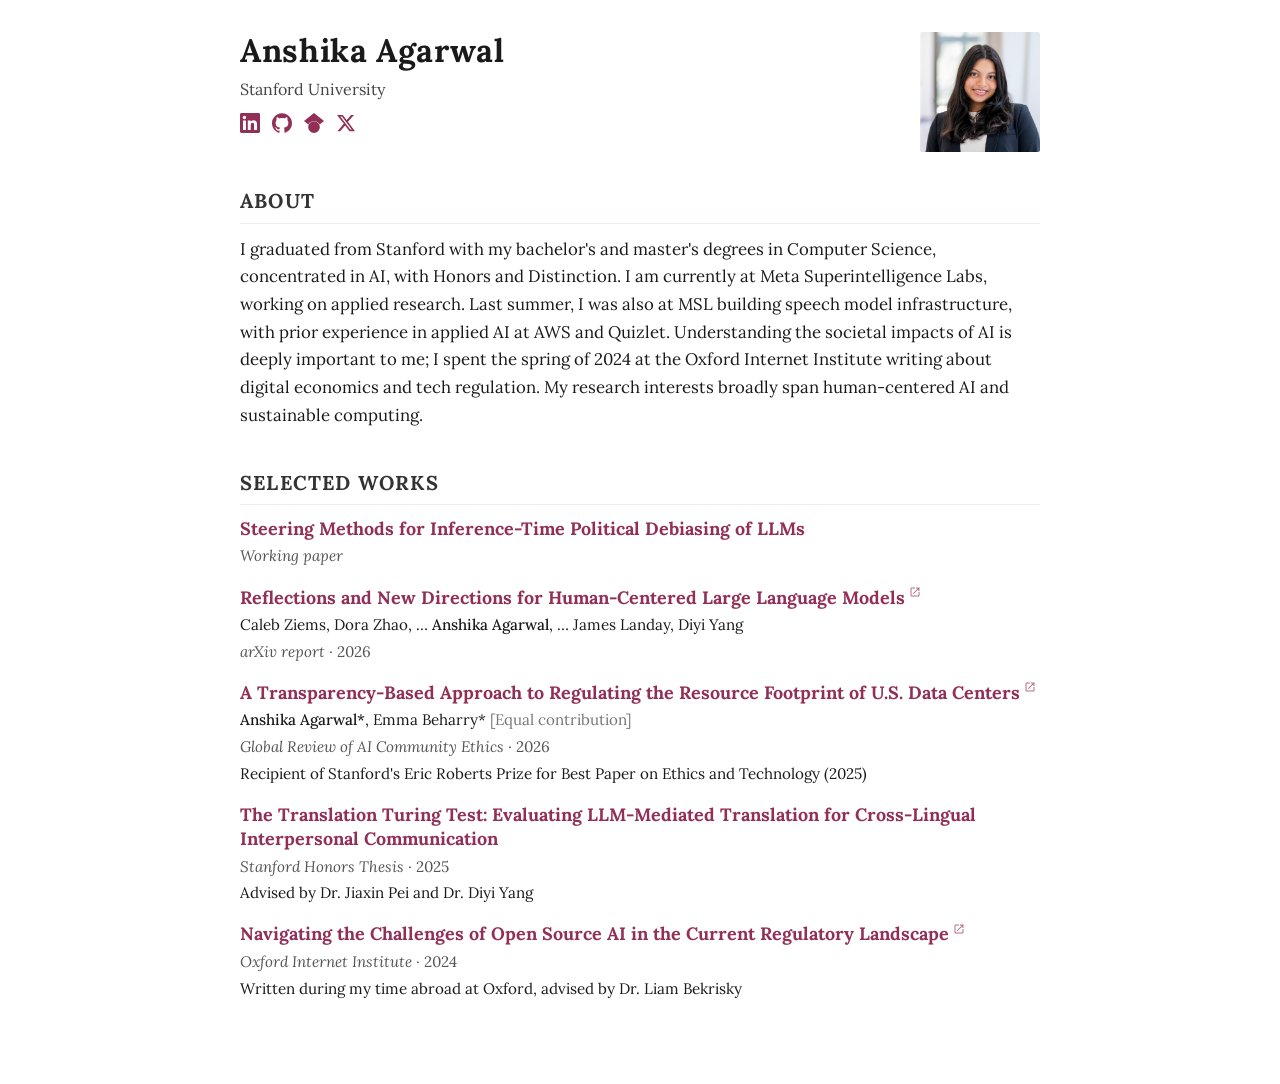
<file: index.html>
<!DOCTYPE html><html lang="en"><head><meta charset="utf-8"><meta name="viewport" content="width=device-width,initial-scale=1"><meta name="description" content="Anshika Agarwal — Stanford CS, AI research"><title>Anshika Agarwal</title><link rel="preconnect" href="https://fonts.googleapis.com"><link rel="preconnect" href="https://fonts.gstatic.com" crossorigin><link href="https://fonts.googleapis.com/css2?family=Lora:ital,wght@0,400;0,500;0,600;0,700;1,400;1,700&display=swap" rel="stylesheet"><link rel="stylesheet" href="style.css"></head><body><div class="page"><header><div class="text"><h1>Anshika Agarwal</h1><p class="affiliation">Stanford University</p><p class="socials"><a href="https://www.linkedin.com/in/agarwal-anshika/" aria-label="LinkedIn"><svg xmlns="http://www.w3.org/2000/svg" width="20" height="20" viewBox="0 0 24 24" fill="currentColor" aria-hidden="true"><path d="M20.447 20.452h-3.554v-5.569c0-1.328-.027-3.037-1.852-3.037-1.853 0-2.136 1.445-2.136 2.939v5.667H9.351V9h3.414v1.561h.046c.477-.9 1.637-1.85 3.37-1.85 3.601 0 4.267 2.37 4.267 5.455v6.286zM5.337 7.433a2.062 2.062 0 0 1-2.063-2.065 2.064 2.064 0 1 1 4.126 0 2.063 2.063 0 0 1-2.063 2.065zm1.782 13.019H3.555V9h3.564v11.452zM22.225 0H1.771C.792 0 0 .774 0 1.729v20.542C0 23.227.792 24 1.771 24h20.451C23.2 24 24 23.227 24 22.271V1.729C24 .774 23.2 0 22.222 0h.003z"/></svg> </a><a href="https://github.com/anshika-agarwal" aria-label="GitHub"><svg xmlns="http://www.w3.org/2000/svg" width="20" height="20" viewBox="0 0 24 24" fill="currentColor" aria-hidden="true"><path d="M12 .297c-6.63 0-12 5.373-12 12 0 5.303 3.438 9.8 8.205 11.385.6.113.82-.258.82-.577 0-.285-.01-1.04-.015-2.04-3.338.724-4.042-1.61-4.042-1.61C4.422 18.07 3.633 17.7 3.633 17.7c-1.087-.744.084-.729.084-.729 1.205.084 1.838 1.236 1.838 1.236 1.07 1.835 2.809 1.305 3.495.998.108-.776.417-1.305.76-1.605-2.665-.3-5.466-1.332-5.466-5.93 0-1.31.465-2.38 1.235-3.22-.135-.303-.54-1.523.105-3.176 0 0 1.005-.322 3.3 1.23.96-.267 1.98-.399 3-.405 1.02.006 2.04.138 3 .405 2.28-1.552 3.285-1.23 3.285-1.23.645 1.653.24 2.873.12 3.176.765.84 1.23 1.91 1.23 3.22 0 4.61-2.805 5.625-5.475 5.92.42.36.81 1.096.81 2.22 0 1.606-.015 2.896-.015 3.286 0 .315.21.69.825.57C20.565 22.092 24 17.592 24 12.297c0-6.627-5.373-12-12-12"/></svg> </a><a href="https://scholar.google.com/citations?user=ZQzFKyoAAAAJ&amp;hl=en" aria-label="Google Scholar"><svg xmlns="http://www.w3.org/2000/svg" width="20" height="20" viewBox="0 0 24 24" fill="currentColor" aria-hidden="true"><path d="M5.242 13.769L0 9.5 12 0l12 9.5-5.242 4.269C17.548 11.249 14.978 9.5 12 9.5c-2.977 0-5.548 1.748-6.758 4.269zM12 10a7 7 0 1 0 0 14 7 7 0 0 0 0-14z"/></svg> </a><a href="https://x.com/anshika_agar" aria-label="X"><svg xmlns="http://www.w3.org/2000/svg" width="20" height="20" viewBox="0 0 24 24" fill="currentColor" aria-hidden="true"><path d="M18.244 2.25h3.308l-7.227 8.26 8.502 11.24H16.17l-5.214-6.817L4.99 21.75H1.68l7.73-8.835L1.254 2.25H8.08l4.713 6.231zm-1.161 17.52h1.833L7.084 4.126H5.117z"/></svg></a></p></div><div class="photo"><img src="images/profile.png" alt="Anshika Agarwal" width="120" height="120"></div></header><section id="about"><h2>About</h2><p>I graduated from Stanford with my bachelor's and master's degrees in Computer Science, concentrated in AI, with Honors and Distinction. I am currently at Meta Superintelligence Labs, working on applied research. Last summer, I was also at MSL building speech model infrastructure, with prior experience in applied AI at AWS and Quizlet. Understanding the societal impacts of AI is deeply important to me; I spent the spring of 2024 at the Oxford Internet Institute writing about digital economics and tech regulation. My research interests broadly span human-centered AI and sustainable computing.</p></section><section id="research"><h2>Selected Works</h2><div class="entry"><div class="entry-title">Steering Methods for Inference-Time Political Debiasing of LLMs</div><div class="entry-meta"><em>Working paper</em></div></div><div class="entry"><div class="entry-title"><a href="https://arxiv.org/abs/2605.06901">Reflections and New Directions for Human-Centered Large Language <span class="title-end">Models</span></a></div><p class="entry-authors">Caleb Ziems, Dora Zhao, … <span class="author-self">Anshika Agarwal</span>, … James Landay, Diyi Yang</p><div class="entry-meta"><em>arXiv report</em> · 2026</div></div><div class="entry"><div class="entry-title"><a href="https://doi.org/10.60690/2j61b250">A Transparency-Based Approach to Regulating the Resource Footprint of U.S. Data Centers</a></div><p class="entry-authors"><span class="author-self">Anshika Agarwal*</span>, Emma Beharry* <span class="author-count">[Equal contribution]</span></p><div class="entry-meta"><em>Global Review of AI Community Ethics</em> · 2026</div><p class="entry-note">Recipient of Stanford's Eric Roberts Prize for Best Paper on Ethics and Technology (2025)</p></div><div class="entry"><div class="entry-title">The Translation Turing Test: Evaluating LLM-Mediated Translation for Cross-Lingual Interpersonal Communication</div><div class="entry-meta"><em>Stanford Honors Thesis</em> · 2025</div><p class="entry-note">Advised by Dr. Jiaxin Pei and Dr. Diyi Yang</p></div><div class="entry"><div class="entry-title"><a href="https://medium.com/@anshikagarwal/navigating-the-challenges-of-open-source-ai-in-the-current-regulatory-landscape-3e0634b30947?source=friends_link&amp;sk=98ab2ef71055890d72d6899e1dab429f">Navigating the Challenges of Open Source AI in the Current Regulatory Landscape</a></div><div class="entry-meta"><em>Oxford Internet Institute</em> · 2024</div><p class="entry-note">Written during my time abroad at Oxford, advised by Dr. Liam Bekrisky</p></div></section></div></body></html>
</file>
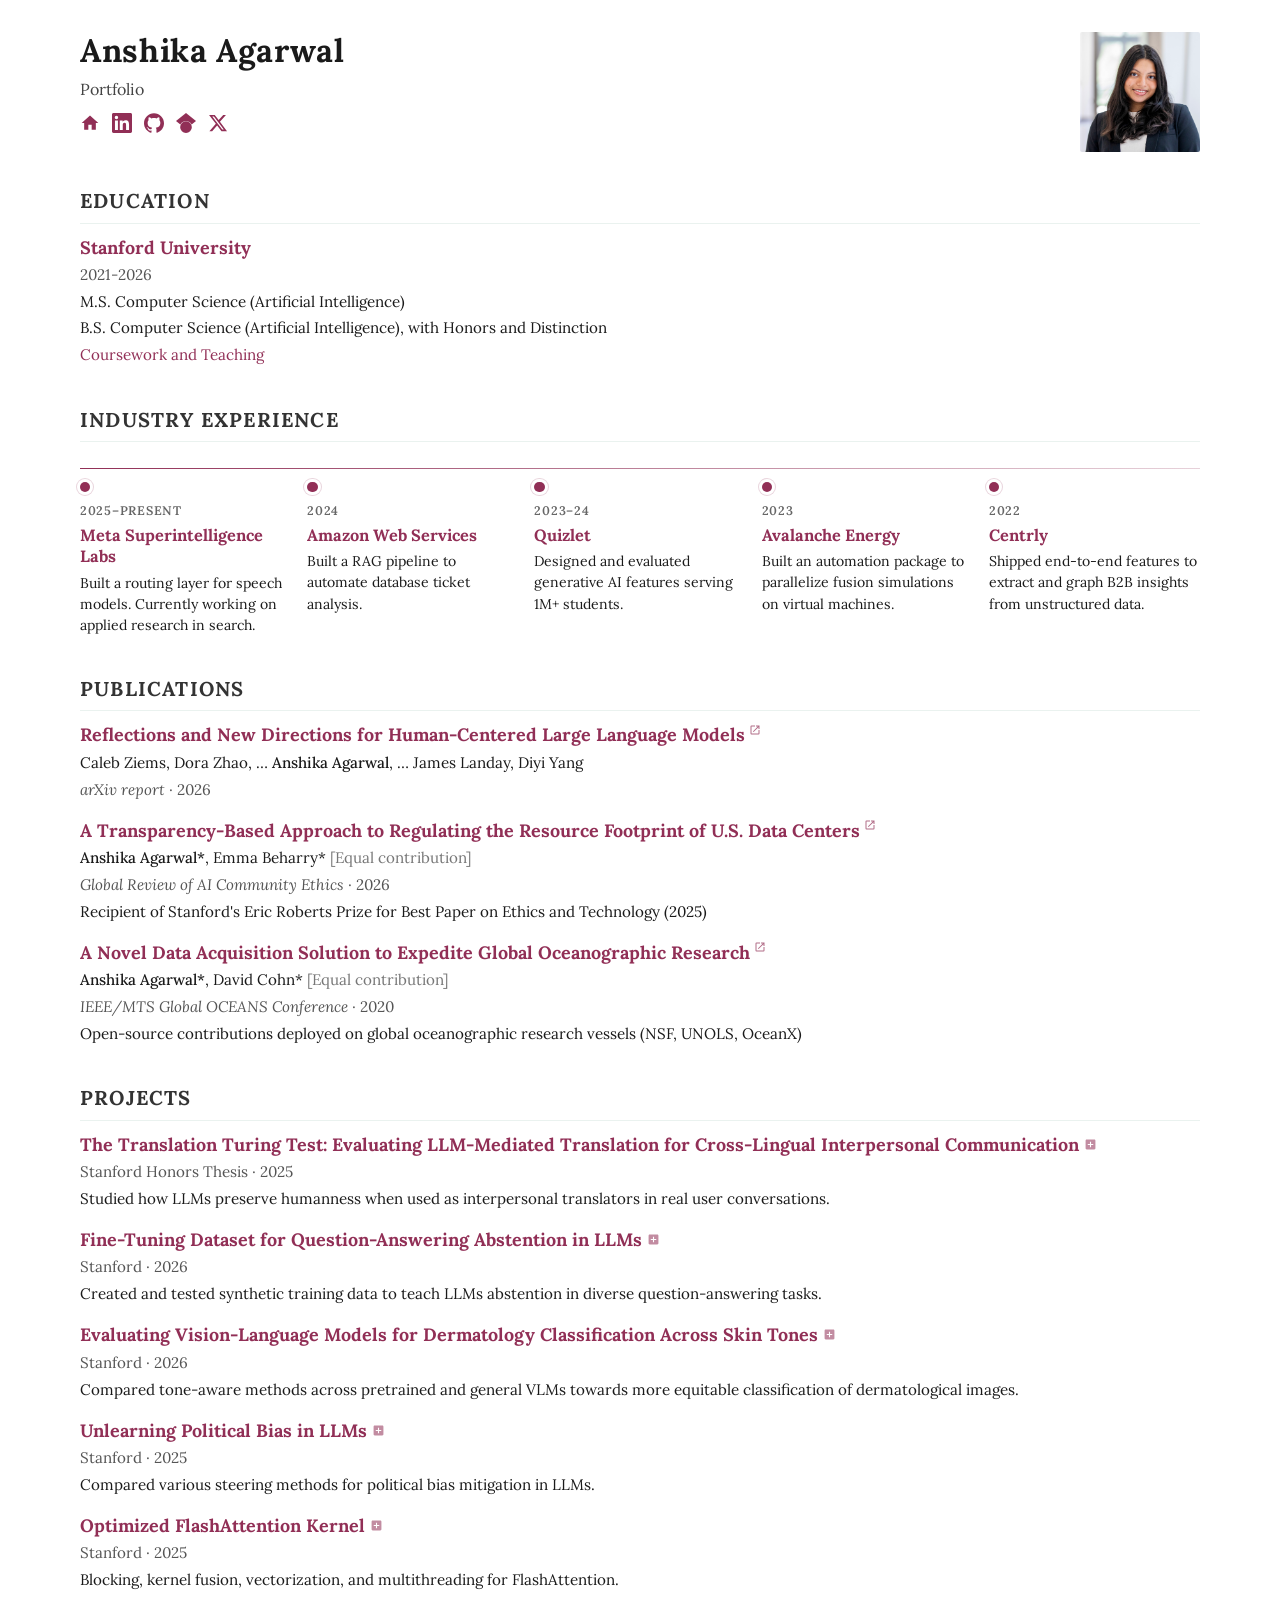
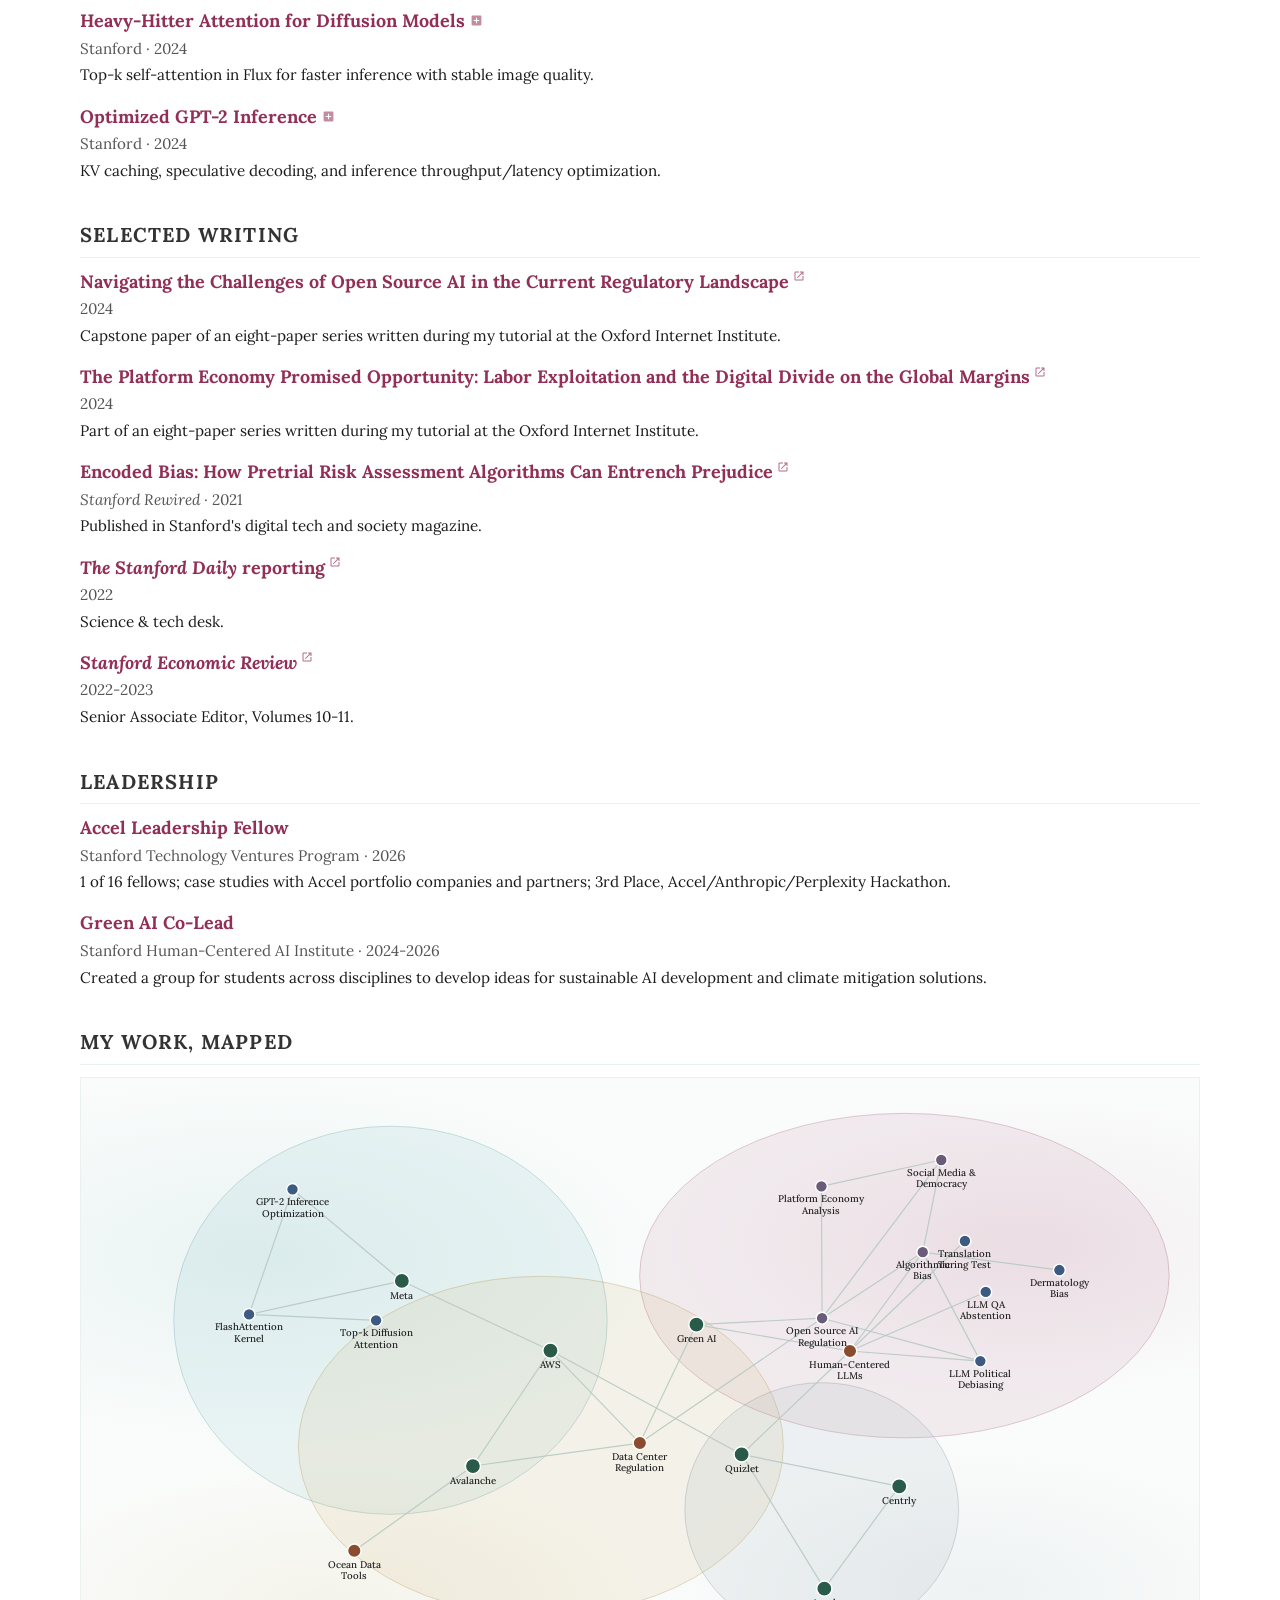
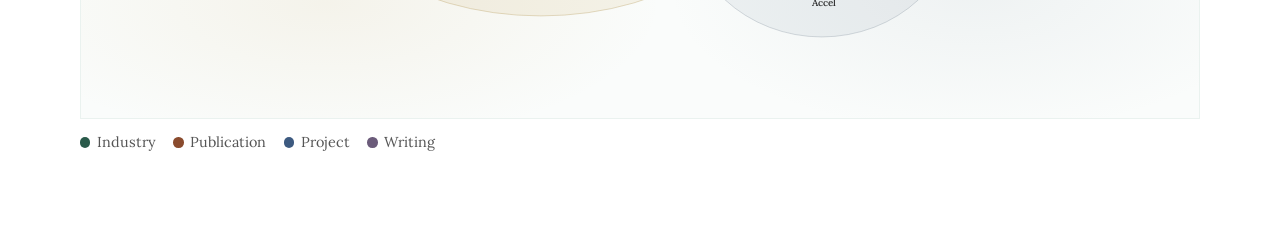
<file: portfolio/index.html>
<!DOCTYPE html><html lang="en"><head><meta charset="utf-8"><meta name="viewport" content="width=device-width,initial-scale=1"><meta name="robots" content="noindex, nofollow"><meta name="description" content="Portfolio — Anshika Agarwal"><title>Anshika Agarwal — Portfolio</title><link rel="preconnect" href="https://fonts.googleapis.com"><link rel="preconnect" href="https://fonts.gstatic.com" crossorigin><link href="https://fonts.googleapis.com/css2?family=Lora:ital,wght@0,400;0,500;0,600;0,700;1,400;1,700&display=swap" rel="stylesheet"><link rel="stylesheet" href="../style.css"><link rel="stylesheet" href="graph.css"></head><body><div class="page page--graph"><header><div class="text"><h1>Anshika Agarwal</h1><p class="affiliation">Portfolio</p><p class="socials"><a href="../" aria-label="Home"><svg xmlns="http://www.w3.org/2000/svg" width="20" height="20" viewBox="0 0 24 24" fill="currentColor" aria-hidden="true"><path d="M10 20v-6h4v6h5v-8h3L12 3 2 12h3v8z"/></svg> </a><a href="https://www.linkedin.com/in/agarwal-anshika/" aria-label="LinkedIn"><svg xmlns="http://www.w3.org/2000/svg" width="20" height="20" viewBox="0 0 24 24" fill="currentColor" aria-hidden="true"><path d="M20.447 20.452h-3.554v-5.569c0-1.328-.027-3.037-1.852-3.037-1.853 0-2.136 1.445-2.136 2.939v5.667H9.351V9h3.414v1.561h.046c.477-.9 1.637-1.85 3.37-1.85 3.601 0 4.267 2.37 4.267 5.455v6.286zM5.337 7.433a2.062 2.062 0 0 1-2.063-2.065 2.064 2.064 0 1 1 4.126 0 2.063 2.063 0 0 1-2.063 2.065zm1.782 13.019H3.555V9h3.564v11.452zM22.225 0H1.771C.792 0 0 .774 0 1.729v20.542C0 23.227.792 24 1.771 24h20.451C23.2 24 24 23.227 24 22.271V1.729C24 .774 23.2 0 22.222 0h.003z"/></svg> </a><a href="https://github.com/anshika-agarwal" aria-label="GitHub"><svg xmlns="http://www.w3.org/2000/svg" width="20" height="20" viewBox="0 0 24 24" fill="currentColor" aria-hidden="true"><path d="M12 .297c-6.63 0-12 5.373-12 12 0 5.303 3.438 9.8 8.205 11.385.6.113.82-.258.82-.577 0-.285-.01-1.04-.015-2.04-3.338.724-4.042-1.61-4.042-1.61C4.422 18.07 3.633 17.7 3.633 17.7c-1.087-.744.084-.729.084-.729 1.205.084 1.838 1.236 1.838 1.236 1.07 1.835 2.809 1.305 3.495.998.108-.776.417-1.305.76-1.605-2.665-.3-5.466-1.332-5.466-5.93 0-1.31.465-2.38 1.235-3.22-.135-.303-.54-1.523.105-3.176 0 0 1.005-.322 3.3 1.23.96-.267 1.98-.399 3-.405 1.02.006 2.04.138 3 .405 2.28-1.552 3.285-1.23 3.285-1.23.645 1.653.24 2.873.12 3.176.765.84 1.23 1.91 1.23 3.22 0 4.61-2.805 5.625-5.475 5.92.42.36.81 1.096.81 2.22 0 1.606-.015 2.896-.015 3.286 0 .315.21.69.825.57C20.565 22.092 24 17.592 24 12.297c0-6.627-5.373-12-12-12"/></svg> </a><a href="https://scholar.google.com/citations?user=ZQzFKyoAAAAJ&amp;hl=en" aria-label="Google Scholar"><svg xmlns="http://www.w3.org/2000/svg" width="20" height="20" viewBox="0 0 24 24" fill="currentColor" aria-hidden="true"><path d="M5.242 13.769L0 9.5 12 0l12 9.5-5.242 4.269C17.548 11.249 14.978 9.5 12 9.5c-2.977 0-5.548 1.748-6.758 4.269zM12 10a7 7 0 1 0 0 14 7 7 0 0 0 0-14z"/></svg> </a><a href="https://x.com/anshika_agar" aria-label="X"><svg xmlns="http://www.w3.org/2000/svg" width="20" height="20" viewBox="0 0 24 24" fill="currentColor" aria-hidden="true"><path d="M18.244 2.25h3.308l-7.227 8.26 8.502 11.24H16.17l-5.214-6.817L4.99 21.75H1.68l7.73-8.835L1.254 2.25H8.08l4.713 6.231zm-1.161 17.52h1.833L7.084 4.126H5.117z"/></svg></a></p></div><div class="photo"><img src="../images/profile.png" alt="Anshika Agarwal" width="120" height="120"></div></header><section id="education"><h2>Education</h2><div class="entry"><div class="entry-title">Stanford University</div><div class="entry-meta">2021-2026</div><div class="entry-desc">M.S. Computer Science (Artificial Intelligence)</div><div class="entry-desc">B.S. Computer Science (Artificial Intelligence), with Honors and Distinction</div><p class="entry-desc"><a href="coursework.html">Coursework and Teaching</a></p></div></section><section id="experience"><h2>Industry Experience</h2><ol class="timeline" aria-label="Work experience timeline"><li class="timeline-item" id="exp-meta"><span class="timeline-marker" aria-hidden="true"></span><div class="timeline-year">2025–present</div><div class="timeline-title">Meta Superintelligence Labs</div><p class="timeline-desc">Built a routing layer for speech models. Currently working on applied research in search.</p></li><li class="timeline-item" id="exp-aws"><span class="timeline-marker" aria-hidden="true"></span><div class="timeline-year">2024</div><div class="timeline-title">Amazon Web Services</div><p class="timeline-desc">Built a RAG pipeline to automate database ticket analysis.</p></li><li class="timeline-item" id="exp-quizlet"><span class="timeline-marker" aria-hidden="true"></span><div class="timeline-year">2023–24</div><div class="timeline-title">Quizlet</div><p class="timeline-desc">Designed and evaluated generative AI features serving 1M+ students.</p></li><li class="timeline-item" id="exp-avalanche"><span class="timeline-marker" aria-hidden="true"></span><div class="timeline-year">2023</div><div class="timeline-title">Avalanche Energy</div><p class="timeline-desc">Built an automation package to parallelize fusion simulations on virtual machines.</p></li><li class="timeline-item" id="exp-centrly"><span class="timeline-marker" aria-hidden="true"></span><div class="timeline-year">2022</div><div class="timeline-title">Centrly</div><p class="timeline-desc">Shipped end-to-end features to extract and graph B2B insights from unstructured data.</p></li></ol></section><section id="research"><h2>Publications</h2><div class="entry" id="pub-hcllm"><div class="entry-title"><a href="https://arxiv.org/abs/2605.06901">Reflections and New Directions for Human-Centered Large Language <span class="title-end">Models</span></a></div><p class="entry-authors">Caleb Ziems, Dora Zhao, … <span class="author-self">Anshika Agarwal</span>, … James Landay, Diyi Yang</p><div class="entry-meta"><em>arXiv report</em> · 2026</div></div><div class="entry" id="pub-datacenters"><div class="entry-title"><a href="https://doi.org/10.60690/2j61b250">A Transparency-Based Approach to Regulating the Resource Footprint of U.S. Data Centers</a></div><p class="entry-authors"><span class="author-self">Anshika Agarwal*</span>, Emma Beharry* <span class="author-count">[Equal contribution]</span></p><div class="entry-meta"><em>Global Review of AI Community Ethics</em> · 2026</div><p class="entry-note">Recipient of Stanford's Eric Roberts Prize for Best Paper on Ethics and Technology (2025)</p></div><div class="entry" id="pub-oceans"><div class="entry-title"><a href="https://ieeexplore.ieee.org/abstract/document/9389328">A Novel Data Acquisition Solution to Expedite Global Oceanographic Research</a></div><p class="entry-authors"><span class="author-self">Anshika Agarwal*</span>, David Cohn* <span class="author-count">[Equal contribution]</span></p><div class="entry-meta"><em>IEEE/MTS Global OCEANS Conference</em> · 2020</div><p class="entry-note">Open-source contributions deployed on global oceanographic research vessels (NSF, UNOLS, OceanX)</p></div></section><section id="projects"><h2>Projects</h2><div class="entry" id="proj-ttt"><div class="entry-title"><button type="button" class="project-open" data-project="ttt">The Translation Turing Test: Evaluating LLM-Mediated Translation for Cross-Lingual Interpersonal Communication</button></div><div class="entry-meta">Stanford Honors Thesis · 2025</div><p class="entry-desc">Studied how LLMs preserve humanness when used as interpersonal translators in real user conversations.</p></div><div class="entry" id="proj-abstain"><div class="entry-title"><button type="button" class="project-open" data-project="abstain">Fine-Tuning Dataset for Question-Answering Abstention in LLMs</button></div><div class="entry-meta">Stanford · 2026</div><p class="entry-desc">Created and tested synthetic training data to teach LLMs abstention in diverse question-answering tasks.</p></div><div class="entry" id="proj-derm"><div class="entry-title"><button type="button" class="project-open" data-project="derm">Evaluating Vision-Language Models for Dermatology Classification Across Skin Tones</button></div><div class="entry-meta">Stanford · 2026</div><p class="entry-desc">Compared tone-aware methods across pretrained and general VLMs towards more equitable classification of dermatological images.</p></div><div class="entry" id="proj-debias"><div class="entry-title"><button type="button" class="project-open" data-project="debias">Unlearning Political Bias in LLMs</button></div><div class="entry-meta">Stanford · 2025</div><p class="entry-desc">Compared various steering methods for political bias mitigation in LLMs.</p></div><div class="entry" id="proj-flash"><div class="entry-title"><button type="button" class="project-open" data-project="flash">Optimized FlashAttention Kernel</button></div><div class="entry-meta">Stanford · 2025</div><p class="entry-desc">Blocking, kernel fusion, vectorization, and multithreading for FlashAttention.</p></div><div class="entry" id="proj-topk"><div class="entry-title"><button type="button" class="project-open" data-project="topk">Heavy-Hitter Attention for Diffusion Models</button></div><div class="entry-meta">Stanford · 2024</div><p class="entry-desc">Top-k self-attention in Flux for faster inference with stable image quality.</p></div><div class="entry" id="proj-gpt2"><div class="entry-title"><button type="button" class="project-open" data-project="gpt2">Optimized GPT-2 Inference</button></div><div class="entry-meta">Stanford · 2024</div><p class="entry-desc">KV caching, speculative decoding, and inference throughput/latency optimization.</p></div></section><section id="writing"><h2>Selected Writing</h2><div class="entry" id="write-oxford"><div class="entry-title"><a href="https://medium.com/@anshikagarwal/navigating-the-challenges-of-open-source-ai-in-the-current-regulatory-landscape-3e0634b30947?source=friends_link&amp;sk=98ab2ef71055890d72d6899e1dab429f">Navigating the Challenges of Open Source AI in the Current Regulatory Landscape</a></div><div class="entry-meta">2024</div><p class="entry-desc">Capstone paper of an eight-paper series written during my tutorial at the Oxford Internet Institute.</p></div><div class="entry" id="write-platform"><div class="entry-title"><a href="https://medium.com/@anshikagarwal/the-platform-economy-promised-opportunity-c54232ef47f9?source=friends_link&amp;sk=202c036310a37cd1ad061469aaad575b">The Platform Economy Promised Opportunity: Labor Exploitation and the Digital Divide on the Global Margins</a></div><div class="entry-meta">2024</div><p class="entry-desc">Part of an eight-paper series written during my tutorial at the Oxford Internet Institute.</p></div><div class="entry" id="write-encoded"><div class="entry-title"><a href="https://stanfordrewired.com/post/encoded-bias-pretrial-risk-assessments">Encoded Bias: How Pretrial Risk Assessment Algorithms Can Entrench Prejudice</a></div><div class="entry-meta"><em>Stanford Rewired</em> · 2021</div><p class="entry-desc">Published in Stanford's digital tech and society magazine.</p></div><div class="entry"><div class="entry-title"><a href="https://stanforddaily.com/author/anshika/"><em>The Stanford Daily</em> reporting</a></div><div class="entry-meta">2022</div><p class="entry-desc">Science & tech desk.</p></div><div class="entry"><div class="entry-title"><a href="https://stanfordeconreview.com/"><em>Stanford Economic Review</em></a></div><div class="entry-meta">2022-2023</div><p class="entry-desc">Senior Associate Editor, Volumes 10-11.</p></div></section><section id="leadership"><h2>Leadership</h2><div class="entry" id="lead-accel"><div class="entry-title">Accel Leadership Fellow</div><div class="entry-meta">Stanford Technology Ventures Program · 2026</div><p class="entry-desc">1 of 16 fellows; case studies with Accel portfolio companies and partners; 3rd Place, Accel/Anthropic/Perplexity Hackathon.</p></div><div class="entry" id="lead-greenai"><div class="entry-title">Green AI Co-Lead</div><div class="entry-meta">Stanford Human-Centered AI Institute · 2024-2026</div><p class="entry-desc">Created a group for students across disciplines to develop ideas for sustainable AI development and climate mitigation solutions.</p></div></section><section id="graph" aria-label="Map of related work"><h2>My Work, mapped</h2><div class="graph-shell"><svg id="knowledge-graph" role="img" aria-label="Interactive map linking related projects and work"></svg></div><ul class="graph-legend"><li><i class="lg-experience" aria-hidden="true"></i> Industry</li><li><i class="lg-publication" aria-hidden="true"></i> Publication</li><li><i class="lg-project" aria-hidden="true"></i> Project</li><li><i class="lg-writing" aria-hidden="true"></i> Writing</li></ul></section></div><div id="project-modal" class="project-modal" hidden><div class="project-modal-backdrop" data-close></div><div class="project-modal-dialog" role="dialog" aria-modal="true" aria-labelledby="project-modal-title"><button type="button" class="project-modal-close" data-close aria-label="Close">&times;</button><p class="project-modal-meta" id="project-modal-meta"></p><h3 class="project-modal-title" id="project-modal-title"></h3><div class="project-modal-section"><h4>Abstract</h4><p id="project-modal-abstract"></p></div><div class="project-modal-section" id="project-modal-people" hidden><h4 id="project-modal-people-label">Collaborators</h4><p id="project-modal-people-list"></p></div><div class="project-modal-section" id="project-modal-keywords" hidden><h4>Keywords</h4><ul class="project-tools" id="project-modal-tools"></ul></div></div></div><script src="projects.js"></script><script src="graph.js"></script></body></html>
</file>
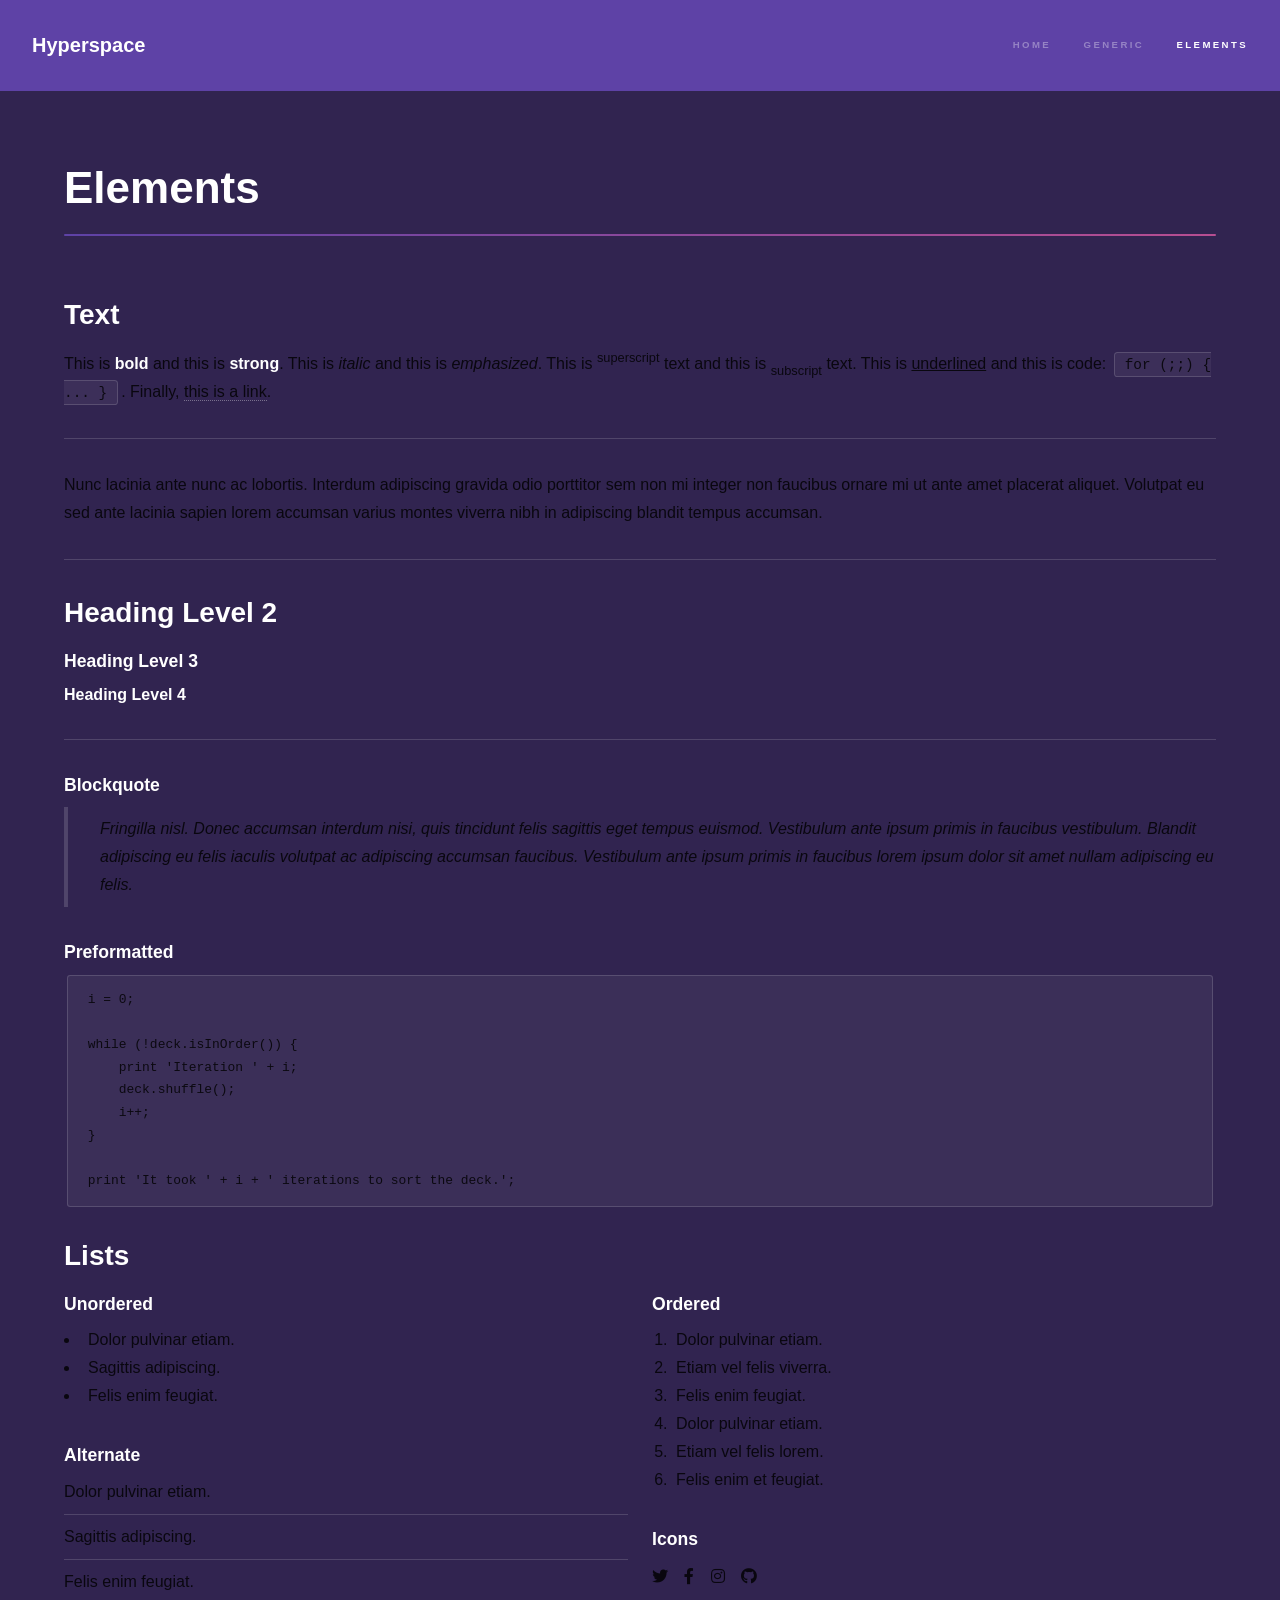
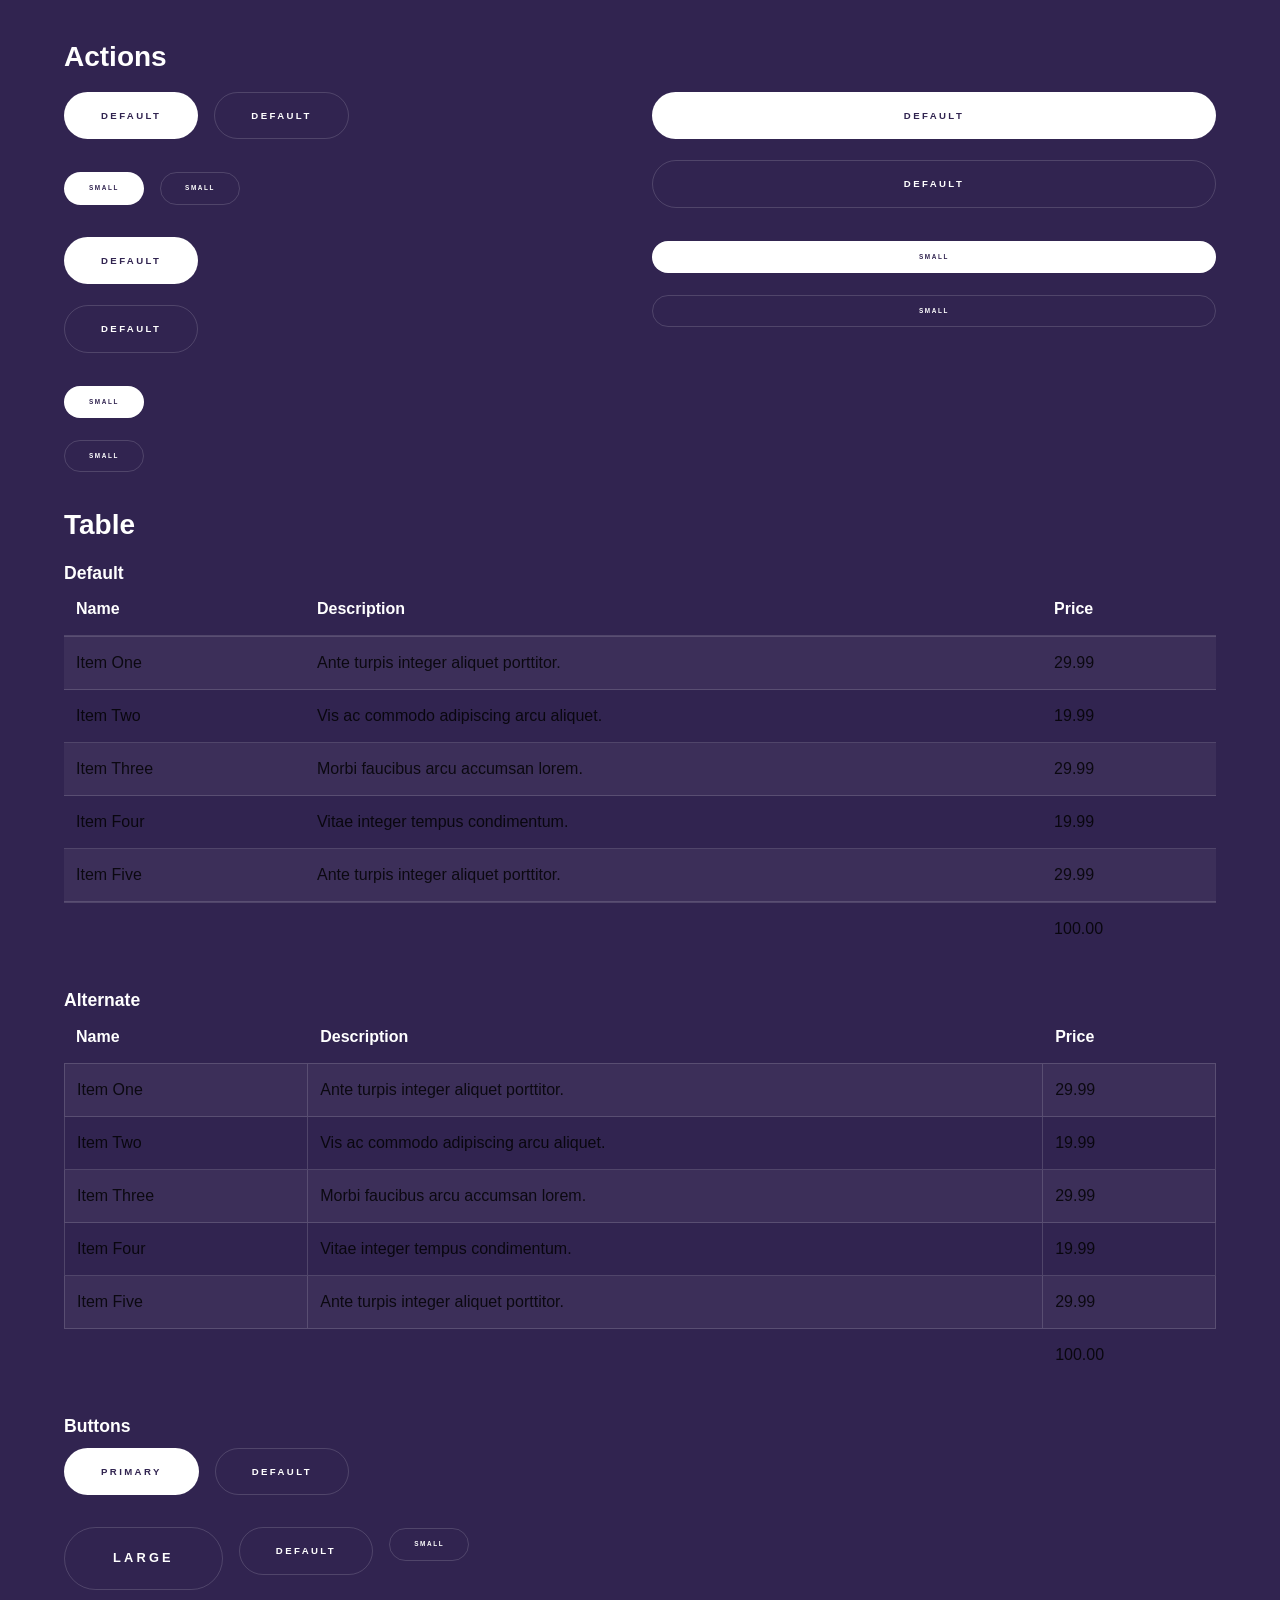
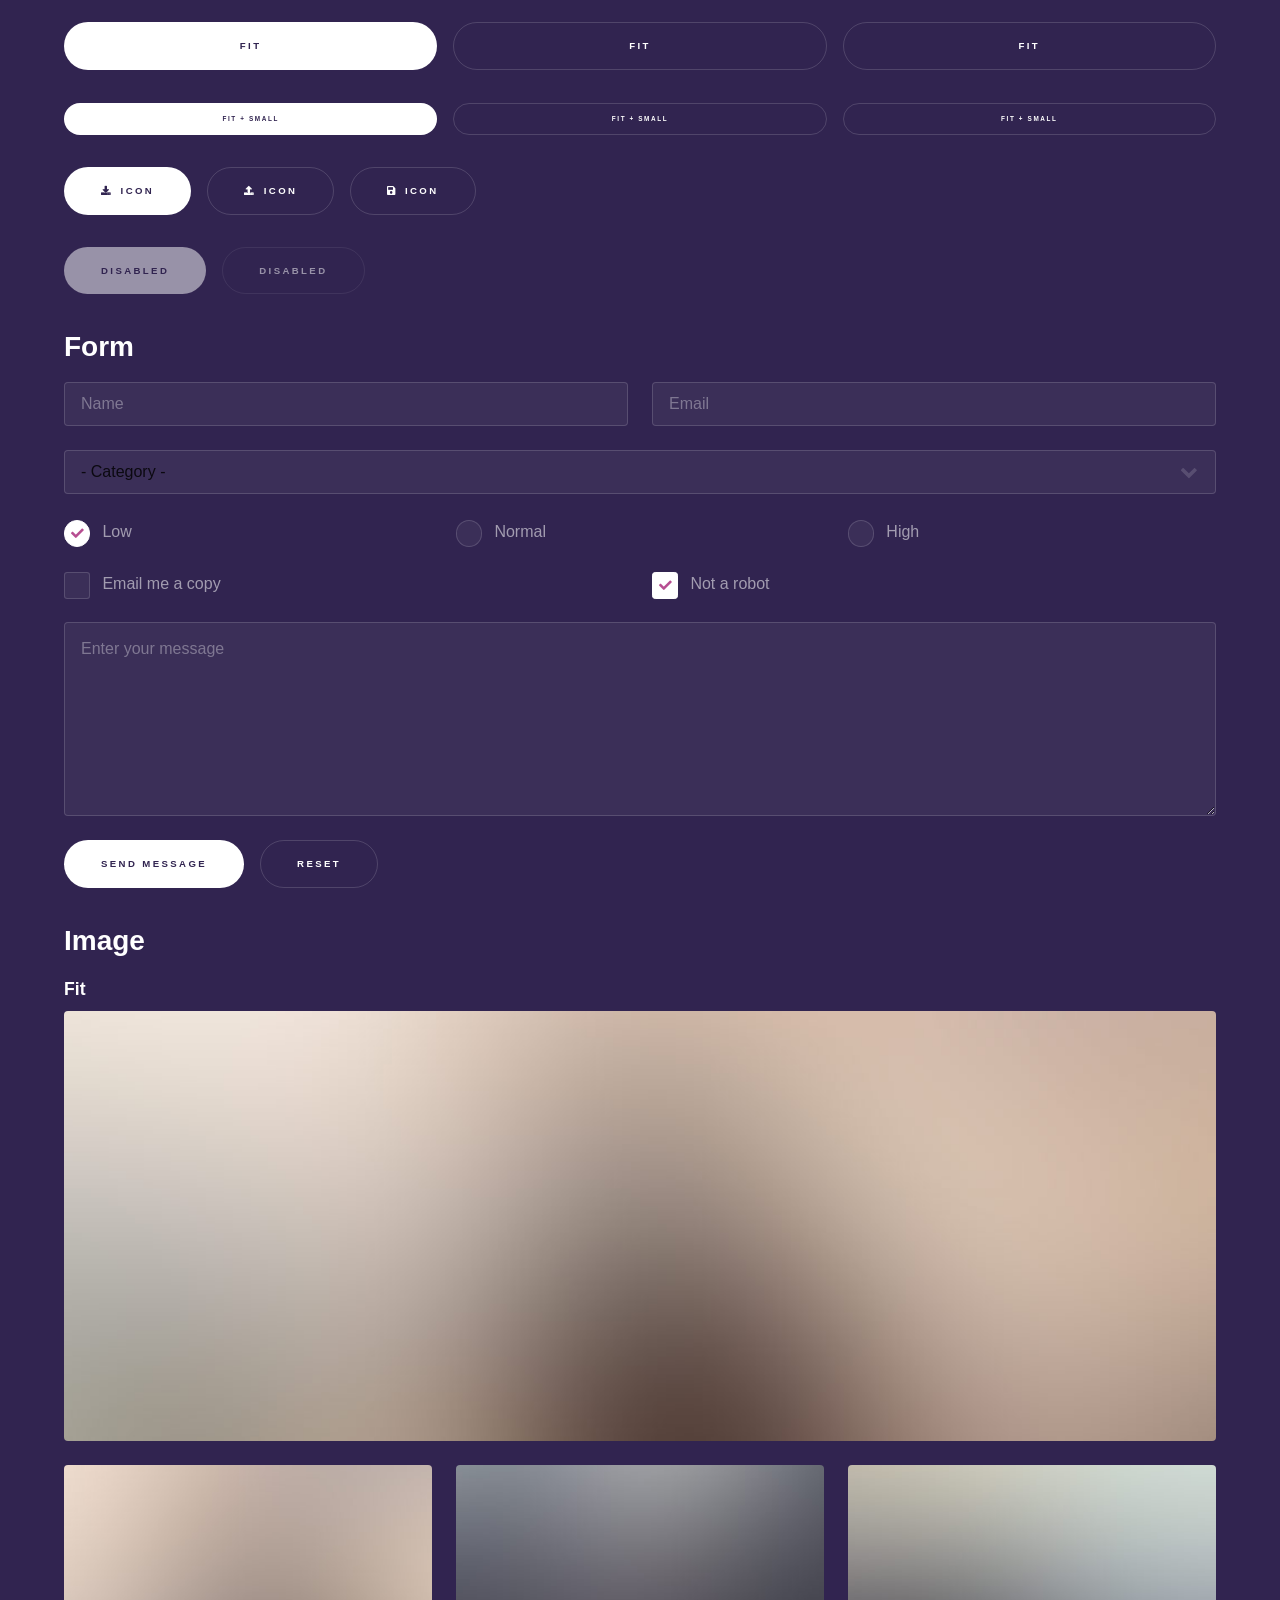
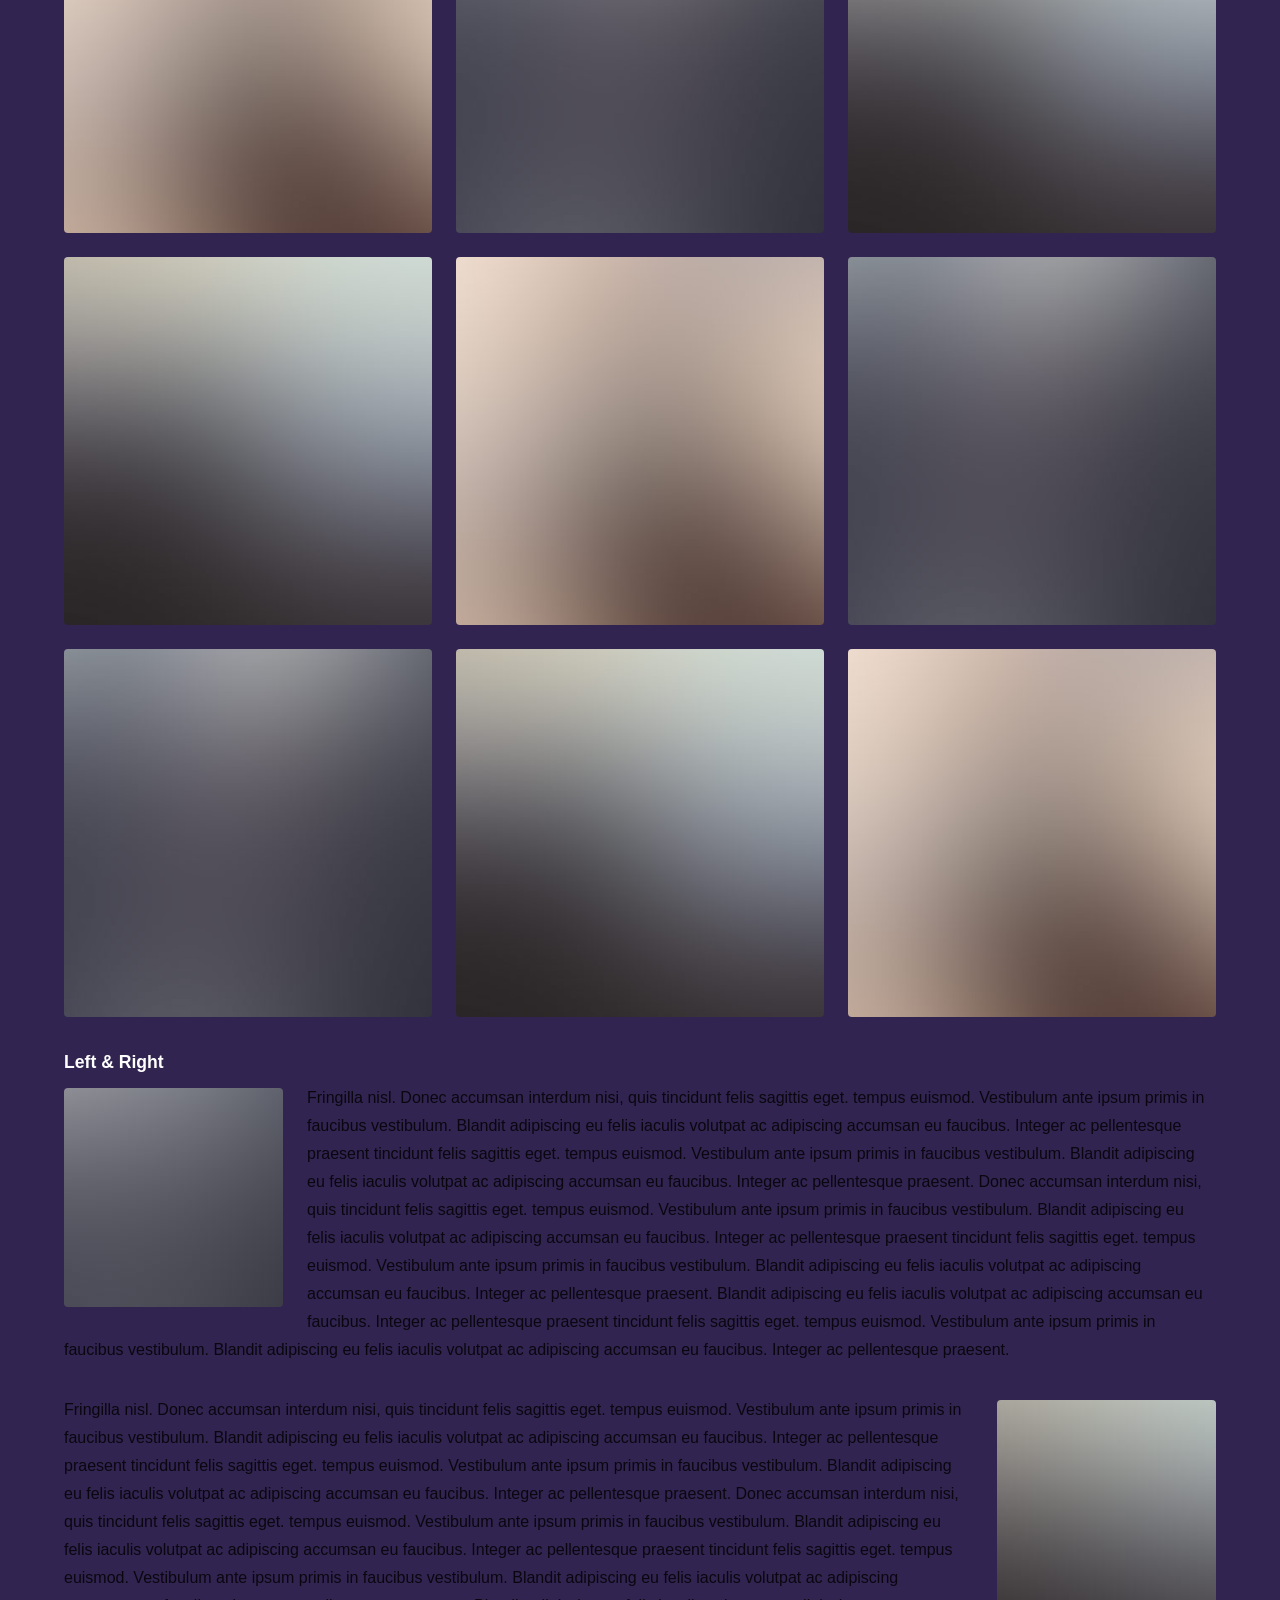
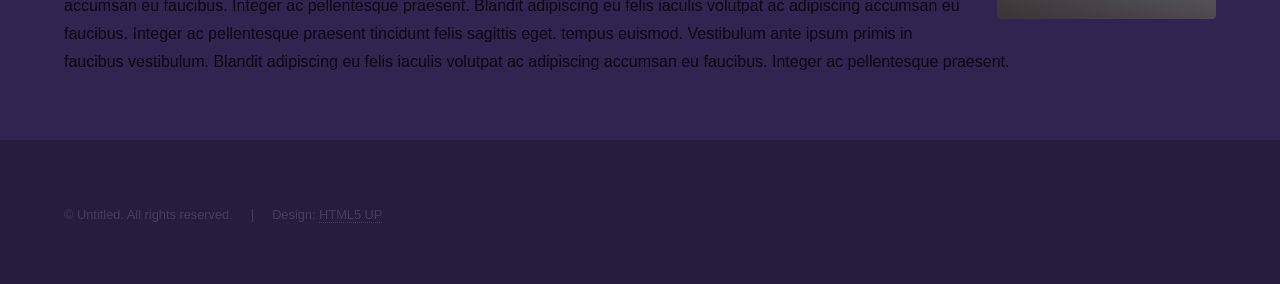
<file: elements.html>
<!DOCTYPE HTML>
<!--
	Hyperspace by HTML5 UP
	html5up.net | @ajlkn
	Free for personal and commercial use under the CCA 3.0 license (html5up.net/license)
-->
<html>
	<head>
		<title>Elements - Hyperspace by HTML5 UP</title>
		<meta charset="utf-8" />
		<meta name="viewport" content="width=device-width, initial-scale=1, user-scalable=no" />
		<link rel="stylesheet" href="assets/css/main.css" />
		<noscript><link rel="stylesheet" href="assets/css/noscript.css" /></noscript>
	</head>
	<body class="is-preload">

		<!-- Header -->
			<header id="header">
				<a href="index.html" class="title">Hyperspace</a>
				<nav>
					<ul>
						<li><a href="index.html">Home</a></li>
						<li><a href="generic.html">Generic</a></li>
						<li><a href="elements.html"  class="active">Elements</a></li>
					</ul>
				</nav>
			</header>

		<!-- Wrapper -->
			<div id="wrapper">

				<!-- Main -->
					<section id="main" class="wrapper">
						<div class="inner">
							<h1 class="major">Elements</h1>

							<!-- Text -->
								<section>
									<h2>Text</h2>
									<p>This is <b>bold</b> and this is <strong>strong</strong>. This is <i>italic</i> and this is <em>emphasized</em>.
									This is <sup>superscript</sup> text and this is <sub>subscript</sub> text.
									This is <u>underlined</u> and this is code: <code>for (;;) { ... }</code>. Finally, <a href="#">this is a link</a>.</p>
									<hr />
									<p>Nunc lacinia ante nunc ac lobortis. Interdum adipiscing gravida odio porttitor sem non mi integer non faucibus ornare mi ut ante amet placerat aliquet. Volutpat eu sed ante lacinia sapien lorem accumsan varius montes viverra nibh in adipiscing blandit tempus accumsan.</p>
									<hr />
									<h2>Heading Level 2</h2>
									<h3>Heading Level 3</h3>
									<h4>Heading Level 4</h4>
									<hr />
									<h3>Blockquote</h3>
									<blockquote>Fringilla nisl. Donec accumsan interdum nisi, quis tincidunt felis sagittis eget tempus euismod. Vestibulum ante ipsum primis in faucibus vestibulum. Blandit adipiscing eu felis iaculis volutpat ac adipiscing accumsan faucibus. Vestibulum ante ipsum primis in faucibus lorem ipsum dolor sit amet nullam adipiscing eu felis.</blockquote>
									<h3>Preformatted</h3>
									<pre><code>i = 0;

while (!deck.isInOrder()) {
    print 'Iteration ' + i;
    deck.shuffle();
    i++;
}

print 'It took ' + i + ' iterations to sort the deck.';</code></pre>
								</section>

							<!-- Lists -->
								<section>
									<h2>Lists</h2>
									<div class="row">
										<div class="col-6 col-12-medium">
											<h3>Unordered</h3>
											<ul>
												<li>Dolor pulvinar etiam.</li>
												<li>Sagittis adipiscing.</li>
												<li>Felis enim feugiat.</li>
											</ul>
											<h3>Alternate</h3>
											<ul class="alt">
												<li>Dolor pulvinar etiam.</li>
												<li>Sagittis adipiscing.</li>
												<li>Felis enim feugiat.</li>
											</ul>
										</div>
										<div class="col-6 col-12-medium">
											<h3>Ordered</h3>
											<ol>
												<li>Dolor pulvinar etiam.</li>
												<li>Etiam vel felis viverra.</li>
												<li>Felis enim feugiat.</li>
												<li>Dolor pulvinar etiam.</li>
												<li>Etiam vel felis lorem.</li>
												<li>Felis enim et feugiat.</li>
											</ol>
											<h3>Icons</h3>
											<ul class="icons">
												<li><a href="#" class="icon brands fa-twitter"><span class="label">Twitter</span></a></li>
												<li><a href="#" class="icon brands fa-facebook-f"><span class="label">Facebook</span></a></li>
												<li><a href="#" class="icon brands fa-instagram"><span class="label">Instagram</span></a></li>
												<li><a href="#" class="icon brands fa-github"><span class="label">Github</span></a></li>
											</ul>
										</div>
									</div>
									<h2>Actions</h2>
									<div class="row">
										<div class="col-6 col-12-medium">
											<ul class="actions">
												<li><a href="#" class="button primary">Default</a></li>
												<li><a href="#" class="button">Default</a></li>
											</ul>
											<ul class="actions small">
												<li><a href="#" class="button primary small">Small</a></li>
												<li><a href="#" class="button small">Small</a></li>
											</ul>
											<ul class="actions stacked">
												<li><a href="#" class="button primary">Default</a></li>
												<li><a href="#" class="button">Default</a></li>
											</ul>
											<ul class="actions stacked">
												<li><a href="#" class="button primary small">Small</a></li>
												<li><a href="#" class="button small">Small</a></li>
											</ul>
										</div>
										<div class="col-6 col-12-medium">
											<ul class="actions stacked">
												<li><a href="#" class="button primary fit">Default</a></li>
												<li><a href="#" class="button fit">Default</a></li>
											</ul>
											<ul class="actions stacked">
												<li><a href="#" class="button primary small fit">Small</a></li>
												<li><a href="#" class="button small fit">Small</a></li>
											</ul>
										</div>
									</div>
								</section>

							<!-- Table -->
								<section>
									<h2>Table</h2>
									<h3>Default</h3>
									<div class="table-wrapper">
										<table>
											<thead>
												<tr>
													<th>Name</th>
													<th>Description</th>
													<th>Price</th>
												</tr>
											</thead>
											<tbody>
												<tr>
													<td>Item One</td>
													<td>Ante turpis integer aliquet porttitor.</td>
													<td>29.99</td>
												</tr>
												<tr>
													<td>Item Two</td>
													<td>Vis ac commodo adipiscing arcu aliquet.</td>
													<td>19.99</td>
												</tr>
												<tr>
													<td>Item Three</td>
													<td> Morbi faucibus arcu accumsan lorem.</td>
													<td>29.99</td>
												</tr>
												<tr>
													<td>Item Four</td>
													<td>Vitae integer tempus condimentum.</td>
													<td>19.99</td>
												</tr>
												<tr>
													<td>Item Five</td>
													<td>Ante turpis integer aliquet porttitor.</td>
													<td>29.99</td>
												</tr>
											</tbody>
											<tfoot>
												<tr>
													<td colspan="2"></td>
													<td>100.00</td>
												</tr>
											</tfoot>
										</table>
									</div>

									<h3>Alternate</h3>
									<div class="table-wrapper">
										<table class="alt">
											<thead>
												<tr>
													<th>Name</th>
													<th>Description</th>
													<th>Price</th>
												</tr>
											</thead>
											<tbody>
												<tr>
													<td>Item One</td>
													<td>Ante turpis integer aliquet porttitor.</td>
													<td>29.99</td>
												</tr>
												<tr>
													<td>Item Two</td>
													<td>Vis ac commodo adipiscing arcu aliquet.</td>
													<td>19.99</td>
												</tr>
												<tr>
													<td>Item Three</td>
													<td> Morbi faucibus arcu accumsan lorem.</td>
													<td>29.99</td>
												</tr>
												<tr>
													<td>Item Four</td>
													<td>Vitae integer tempus condimentum.</td>
													<td>19.99</td>
												</tr>
												<tr>
													<td>Item Five</td>
													<td>Ante turpis integer aliquet porttitor.</td>
													<td>29.99</td>
												</tr>
											</tbody>
											<tfoot>
												<tr>
													<td colspan="2"></td>
													<td>100.00</td>
												</tr>
											</tfoot>
										</table>
									</div>
								</section>

							<!-- Buttons -->
								<section>
									<h3>Buttons</h3>
									<ul class="actions">
										<li><a href="#" class="button primary">Primary</a></li>
										<li><a href="#" class="button">Default</a></li>
									</ul>
									<ul class="actions">
										<li><a href="#" class="button large">Large</a></li>
										<li><a href="#" class="button">Default</a></li>
										<li><a href="#" class="button small">Small</a></li>
									</ul>
									<ul class="actions fit">
										<li><a href="#" class="button primary fit">Fit</a></li>
										<li><a href="#" class="button fit">Fit</a></li>
										<li><a href="#" class="button fit">Fit</a></li>
									</ul>
									<ul class="actions fit small">
										<li><a href="#" class="button primary fit small">Fit + Small</a></li>
										<li><a href="#" class="button fit small">Fit + Small</a></li>
										<li><a href="#" class="button fit small">Fit + Small</a></li>
									</ul>
									<ul class="actions">
										<li><a href="#" class="button primary icon solid fa-download">Icon</a></li>
										<li><a href="#" class="button icon solid fa-upload">Icon</a></li>
										<li><a href="#" class="button icon solid fa-save">Icon</a></li>
									</ul>
									<ul class="actions">
										<li><span class="button primary disabled">Disabled</span></li>
										<li><span class="button disabled">Disabled</span></li>
									</ul>
								</section>

							<!-- Form -->
								<section>
									<h2>Form</h2>
									<form method="post" action="#">
										<div class="row gtr-uniform">
											<div class="col-6 col-12-xsmall">
												<input type="text" name="demo-name" id="demo-name" value="" placeholder="Name" />
											</div>
											<div class="col-6 col-12-xsmall">
												<input type="email" name="demo-email" id="demo-email" value="" placeholder="Email" />
											</div>
											<div class="col-12">
												<select name="demo-category" id="demo-category">
													<option value="">- Category -</option>
													<option value="1">Manufacturing</option>
													<option value="1">Shipping</option>
													<option value="1">Administration</option>
													<option value="1">Human Resources</option>
												</select>
											</div>
											<div class="col-4 col-12-small">
												<input type="radio" id="demo-priority-low" name="demo-priority" checked>
												<label for="demo-priority-low">Low</label>
											</div>
											<div class="col-4 col-12-small">
												<input type="radio" id="demo-priority-normal" name="demo-priority">
												<label for="demo-priority-normal">Normal</label>
											</div>
											<div class="col-4 col-12-small">
												<input type="radio" id="demo-priority-high" name="demo-priority">
												<label for="demo-priority-high">High</label>
											</div>
											<div class="col-6 col-12-small">
												<input type="checkbox" id="demo-copy" name="demo-copy">
												<label for="demo-copy">Email me a copy</label>
											</div>
											<div class="col-6 col-12-small">
												<input type="checkbox" id="demo-human" name="demo-human" checked>
												<label for="demo-human">Not a robot</label>
											</div>
											<div class="col-12">
												<textarea name="demo-message" id="demo-message" placeholder="Enter your message" rows="6"></textarea>
											</div>
											<div class="col-12">
												<ul class="actions">
													<li><input type="submit" value="Send Message" class="primary" /></li>
													<li><input type="reset" value="Reset" /></li>
												</ul>
											</div>
										</div>
									</form>
								</section>

							<!-- Image -->
								<section>
									<h2>Image</h2>
									<h3>Fit</h3>
									<div class="box alt">
										<div class="row gtr-uniform">
											<div class="col-12"><span class="image fit"><img src="images/pic04.jpg" alt="" /></span></div>
											<div class="col-4"><span class="image fit"><img src="images/pic01.jpg" alt="" /></span></div>
											<div class="col-4"><span class="image fit"><img src="images/pic02.jpg" alt="" /></span></div>
											<div class="col-4"><span class="image fit"><img src="images/pic03.jpg" alt="" /></span></div>
											<div class="col-4"><span class="image fit"><img src="images/pic03.jpg" alt="" /></span></div>
											<div class="col-4"><span class="image fit"><img src="images/pic01.jpg" alt="" /></span></div>
											<div class="col-4"><span class="image fit"><img src="images/pic02.jpg" alt="" /></span></div>
											<div class="col-4"><span class="image fit"><img src="images/pic02.jpg" alt="" /></span></div>
											<div class="col-4"><span class="image fit"><img src="images/pic03.jpg" alt="" /></span></div>
											<div class="col-4"><span class="image fit"><img src="images/pic01.jpg" alt="" /></span></div>
										</div>
									</div>
									<h3>Left &amp; Right</h3>
									<p><span class="image left"><img src="images/pic05.jpg" alt="" /></span>Fringilla nisl. Donec accumsan interdum nisi, quis tincidunt felis sagittis eget. tempus euismod. Vestibulum ante ipsum primis in faucibus vestibulum. Blandit adipiscing eu felis iaculis volutpat ac adipiscing accumsan eu faucibus. Integer ac pellentesque praesent tincidunt felis sagittis eget. tempus euismod. Vestibulum ante ipsum primis in faucibus vestibulum. Blandit adipiscing eu felis iaculis volutpat ac adipiscing accumsan eu faucibus. Integer ac pellentesque praesent. Donec accumsan interdum nisi, quis tincidunt felis sagittis eget. tempus euismod. Vestibulum ante ipsum primis in faucibus vestibulum. Blandit adipiscing eu felis iaculis volutpat ac adipiscing accumsan eu faucibus. Integer ac pellentesque praesent tincidunt felis sagittis eget. tempus euismod. Vestibulum ante ipsum primis in faucibus vestibulum. Blandit adipiscing eu felis iaculis volutpat ac adipiscing accumsan eu faucibus. Integer ac pellentesque praesent. Blandit adipiscing eu felis iaculis volutpat ac adipiscing accumsan eu faucibus. Integer ac pellentesque praesent tincidunt felis sagittis eget. tempus euismod. Vestibulum ante ipsum primis in faucibus vestibulum. Blandit adipiscing eu felis iaculis volutpat ac adipiscing accumsan eu faucibus. Integer ac pellentesque praesent.</p>
									<p><span class="image right"><img src="images/pic06.jpg" alt="" /></span>Fringilla nisl. Donec accumsan interdum nisi, quis tincidunt felis sagittis eget. tempus euismod. Vestibulum ante ipsum primis in faucibus vestibulum. Blandit adipiscing eu felis iaculis volutpat ac adipiscing accumsan eu faucibus. Integer ac pellentesque praesent tincidunt felis sagittis eget. tempus euismod. Vestibulum ante ipsum primis in faucibus vestibulum. Blandit adipiscing eu felis iaculis volutpat ac adipiscing accumsan eu faucibus. Integer ac pellentesque praesent. Donec accumsan interdum nisi, quis tincidunt felis sagittis eget. tempus euismod. Vestibulum ante ipsum primis in faucibus vestibulum. Blandit adipiscing eu felis iaculis volutpat ac adipiscing accumsan eu faucibus. Integer ac pellentesque praesent tincidunt felis sagittis eget. tempus euismod. Vestibulum ante ipsum primis in faucibus vestibulum. Blandit adipiscing eu felis iaculis volutpat ac adipiscing accumsan eu faucibus. Integer ac pellentesque praesent. Blandit adipiscing eu felis iaculis volutpat ac adipiscing accumsan eu faucibus. Integer ac pellentesque praesent tincidunt felis sagittis eget. tempus euismod. Vestibulum ante ipsum primis in faucibus vestibulum. Blandit adipiscing eu felis iaculis volutpat ac adipiscing accumsan eu faucibus. Integer ac pellentesque praesent.</p>
								</section>

						</div>
					</section>

			</div>

		<!-- Footer -->
			<footer id="footer" class="wrapper alt">
				<div class="inner">
					<ul class="menu">
						<li>&copy; Untitled. All rights reserved.</li><li>Design: <a href="http://html5up.net">HTML5 UP</a></li>
					</ul>
				</div>
			</footer>

		<!-- Scripts -->
			<script src="assets/js/jquery.min.js"></script>
			<script src="assets/js/jquery.scrollex.min.js"></script>
			<script src="assets/js/jquery.scrolly.min.js"></script>
			<script src="assets/js/browser.min.js"></script>
			<script src="assets/js/breakpoints.min.js"></script>
			<script src="assets/js/util.js"></script>
			<script src="assets/js/main.js"></script>

	</body>
</html>
</file>
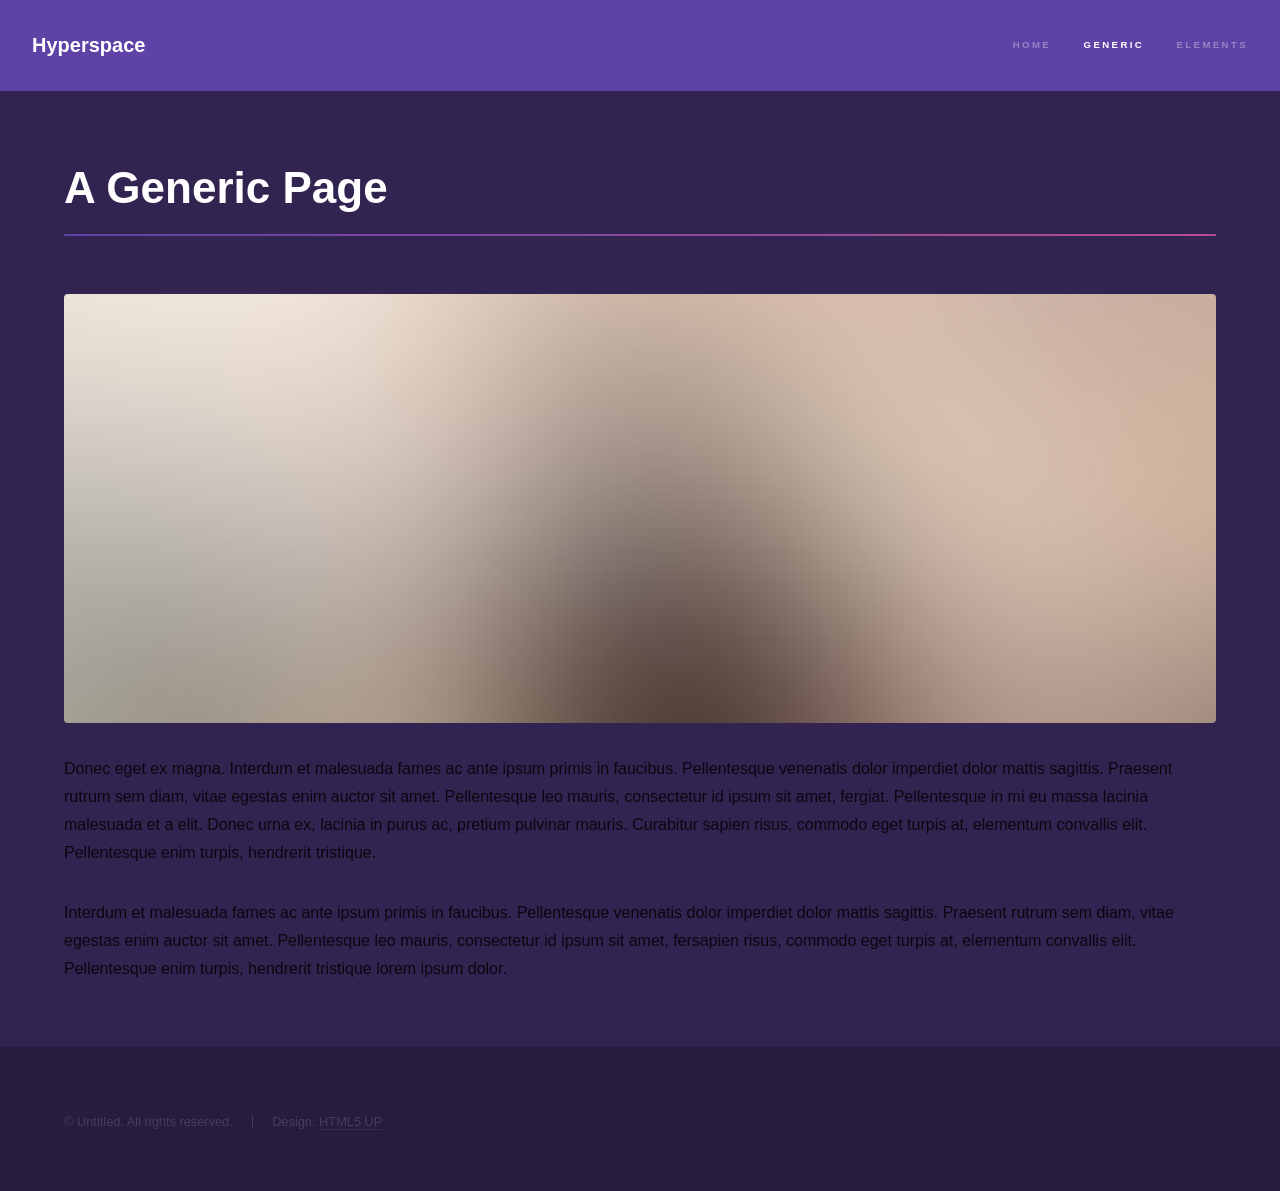
<file: generic.html>
<!DOCTYPE HTML>
<!--
	Hyperspace by HTML5 UP
	html5up.net | @ajlkn
	Free for personal and commercial use under the CCA 3.0 license (html5up.net/license)
-->
<html>
	<head>
		<title>Generic - Hyperspace by HTML5 UP</title>
		<meta charset="utf-8" />
		<meta name="viewport" content="width=device-width, initial-scale=1, user-scalable=no" />
		<link rel="stylesheet" href="assets/css/main.css" />
		<noscript><link rel="stylesheet" href="assets/css/noscript.css" /></noscript>
	</head>
	<body class="is-preload">

		<!-- Header -->
			<header id="header">
				<a href="index.html" class="title">Hyperspace</a>
				<nav>
					<ul>
						<li><a href="index.html">Home</a></li>
						<li><a href="generic.html" class="active">Generic</a></li>
						<li><a href="elements.html">Elements</a></li>
					</ul>
				</nav>
			</header>

		<!-- Wrapper -->
			<div id="wrapper">

				<!-- Main -->
					<section id="main" class="wrapper">
						<div class="inner">
							<h1 class="major">A Generic Page</h1>
							<span class="image fit"><img src="images/pic04.jpg" alt="" /></span>
							<p>Donec eget ex magna. Interdum et malesuada fames ac ante ipsum primis in faucibus. Pellentesque venenatis dolor imperdiet dolor mattis sagittis. Praesent rutrum sem diam, vitae egestas enim auctor sit amet. Pellentesque leo mauris, consectetur id ipsum sit amet, fergiat. Pellentesque in mi eu massa lacinia malesuada et a elit. Donec urna ex, lacinia in purus ac, pretium pulvinar mauris. Curabitur sapien risus, commodo eget turpis at, elementum convallis elit. Pellentesque enim turpis, hendrerit tristique.</p>
							<p>Interdum et malesuada fames ac ante ipsum primis in faucibus. Pellentesque venenatis dolor imperdiet dolor mattis sagittis. Praesent rutrum sem diam, vitae egestas enim auctor sit amet. Pellentesque leo mauris, consectetur id ipsum sit amet, fersapien risus, commodo eget turpis at, elementum convallis elit. Pellentesque enim turpis, hendrerit tristique lorem ipsum dolor.</p>
						</div>
					</section>

			</div>

		<!-- Footer -->
			<footer id="footer" class="wrapper alt">
				<div class="inner">
					<ul class="menu">
						<li>&copy; Untitled. All rights reserved.</li><li>Design: <a href="http://html5up.net">HTML5 UP</a></li>
					</ul>
				</div>
			</footer>

		<!-- Scripts -->
			<script src="assets/js/jquery.min.js"></script>
			<script src="assets/js/jquery.scrollex.min.js"></script>
			<script src="assets/js/jquery.scrolly.min.js"></script>
			<script src="assets/js/browser.min.js"></script>
			<script src="assets/js/breakpoints.min.js"></script>
			<script src="assets/js/util.js"></script>
			<script src="assets/js/main.js"></script>

	</body>
</html>
</file>
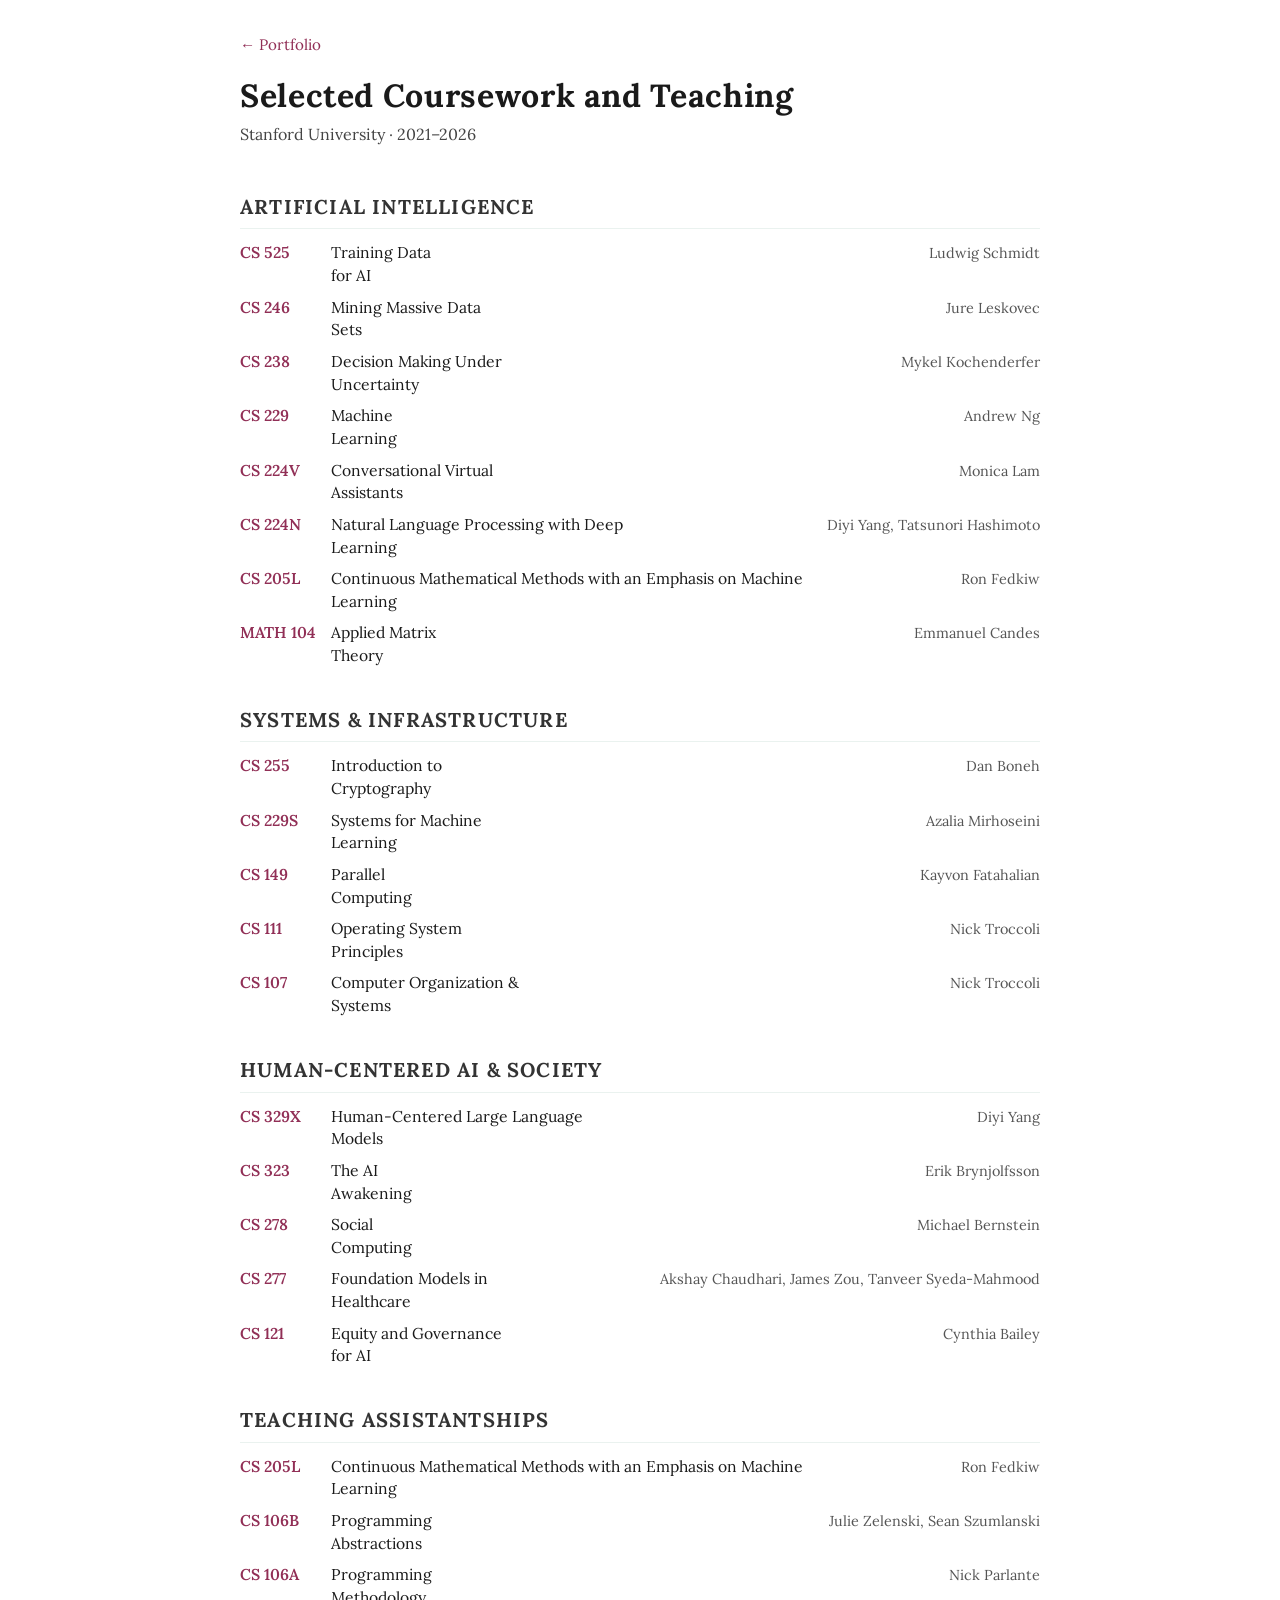
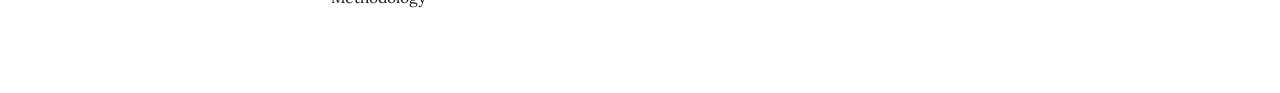
<file: portfolio/coursework.html>
<!DOCTYPE html><html lang="en"><head><meta charset="utf-8"><meta name="viewport" content="width=device-width,initial-scale=1"><meta name="robots" content="noindex, nofollow"><meta name="description" content="Coursework and teaching — Anshika Agarwal"><title>Anshika Agarwal — Coursework and Teaching</title><link rel="preconnect" href="https://fonts.googleapis.com"><link rel="preconnect" href="https://fonts.gstatic.com" crossorigin><link href="https://fonts.googleapis.com/css2?family=Lora:ital,wght@0,400;0,500;0,600;0,700;1,400;1,700&display=swap" rel="stylesheet"><link rel="stylesheet" href="../style.css"></head><body><div class="page"><p class="page-back"><a href="./">← Portfolio</a></p><header><div class="text"><h1>Selected Coursework and Teaching</h1><p class="affiliation">Stanford University · 2021–2026</p></div></header><section><h2>Artificial Intelligence</h2><ul class="course-list"><li><span class="course-main"><span class="course-code">CS 525</span><span class="course-title">Training Data for AI</span></span> <span class="course-faculty">Ludwig Schmidt</span></li><li><span class="course-main"><span class="course-code">CS 246</span><span class="course-title">Mining Massive Data Sets</span></span> <span class="course-faculty">Jure Leskovec</span></li><li><span class="course-main"><span class="course-code">CS 238</span><span class="course-title">Decision Making Under Uncertainty</span></span> <span class="course-faculty">Mykel Kochenderfer</span></li><li><span class="course-main"><span class="course-code">CS 229</span><span class="course-title">Machine Learning</span></span> <span class="course-faculty">Andrew Ng</span></li><li><span class="course-main"><span class="course-code">CS 224V</span><span class="course-title">Conversational Virtual Assistants</span></span> <span class="course-faculty">Monica Lam</span></li><li><span class="course-main"><span class="course-code">CS 224N</span><span class="course-title">Natural Language Processing with Deep Learning</span></span> <span class="course-faculty">Diyi Yang, Tatsunori Hashimoto</span></li><li><span class="course-main"><span class="course-code">CS 205L</span><span class="course-title">Continuous Mathematical Methods with an Emphasis on Machine Learning</span></span> <span class="course-faculty">Ron Fedkiw</span></li><li><span class="course-main"><span class="course-code">MATH 104</span><span class="course-title">Applied Matrix Theory</span></span> <span class="course-faculty">Emmanuel Candes</span></li></ul></section><section><h2>Systems &amp; Infrastructure</h2><ul class="course-list"><li><span class="course-main"><span class="course-code">CS 255</span><span class="course-title">Introduction to Cryptography</span></span> <span class="course-faculty">Dan Boneh</span></li><li><span class="course-main"><span class="course-code">CS 229S</span><span class="course-title">Systems for Machine Learning</span></span> <span class="course-faculty">Azalia Mirhoseini</span></li><li><span class="course-main"><span class="course-code">CS 149</span><span class="course-title">Parallel Computing</span></span> <span class="course-faculty">Kayvon Fatahalian</span></li><li><span class="course-main"><span class="course-code">CS 111</span><span class="course-title">Operating System Principles</span></span> <span class="course-faculty">Nick Troccoli</span></li><li><span class="course-main"><span class="course-code">CS 107</span><span class="course-title">Computer Organization &amp; Systems</span></span> <span class="course-faculty">Nick Troccoli</span></li></ul></section><section><h2>Human-Centered AI &amp; Society</h2><ul class="course-list"><li><span class="course-main"><span class="course-code">CS 329X</span><span class="course-title">Human-Centered Large Language Models</span></span> <span class="course-faculty">Diyi Yang</span></li><li><span class="course-main"><span class="course-code">CS 323</span><span class="course-title">The AI Awakening</span></span> <span class="course-faculty">Erik Brynjolfsson</span></li><li><span class="course-main"><span class="course-code">CS 278</span><span class="course-title">Social Computing</span></span> <span class="course-faculty">Michael Bernstein</span></li><li><span class="course-main"><span class="course-code">CS 277</span><span class="course-title">Foundation Models in Healthcare</span></span> <span class="course-faculty">Akshay Chaudhari, James Zou, Tanveer Syeda-Mahmood</span></li><li><span class="course-main"><span class="course-code">CS 121</span><span class="course-title">Equity and Governance for AI</span></span> <span class="course-faculty">Cynthia Bailey</span></li></ul></section><section><h2>Teaching Assistantships</h2><ul class="course-list"><li><span class="course-main"><span class="course-code">CS 205L</span><span class="course-title">Continuous Mathematical Methods with an Emphasis on Machine Learning</span></span> <span class="course-faculty">Ron Fedkiw</span></li><li><span class="course-main"><span class="course-code">CS 106B</span><span class="course-title">Programming Abstractions</span></span> <span class="course-faculty">Julie Zelenski, Sean Szumlanski</span></li><li><span class="course-main"><span class="course-code">CS 106A</span><span class="course-title">Programming Methodology</span></span> <span class="course-faculty">Nick Parlante</span></li></ul></section></div></body></html>
</file>
<file: style.css>
:root{--berry:#912f56;--berry-dark:#6d2342;--azure-mist:#eaf2ef;--font-body:"Lora",Georgia,serif;--font-heading:"Lora",Georgia,serif}*,::after,::before{box-sizing:border-box}html{scroll-behavior:smooth}body{margin:0;padding:2rem .85rem 3rem;font-family:var(--font-body);font-size:1.05rem;line-height:1.65;color:#1a1a1a;background:#fff}a{color:var(--berry);text-decoration:none}a:hover{color:var(--berry-dark);text-decoration:underline}.page{max-width:50rem;margin:0 auto}header{display:flex;flex-wrap:wrap;gap:1.5rem 2rem;align-items:flex-start;margin-bottom:2rem}header .text{flex:1 1 14rem}h1{margin:0 0 .4rem;font-family:var(--font-heading);font-size:2rem;font-weight:700;letter-spacing:.02em;line-height:1.2}.affiliation{margin:0 0 .75rem;font-size:1rem;line-height:1.5;color:#444}.socials{display:flex;gap:.75rem;margin:0}.socials a{display:inline-flex;color:var(--berry);line-height:1}.socials a:hover{color:var(--berry-dark);text-decoration:none}.tagline{margin:0;font-size:1rem}.photo img{display:block;width:120px;height:120px;object-fit:cover;border-radius:2px}nav{margin-bottom:2rem;font-size:.95rem}nav a{margin-right:1rem}nav a:last-child{margin-right:0}section{margin-bottom:2.25rem}h2{margin:0 0 .75rem;font-family:var(--font-heading);font-size:1.25rem;font-weight:700;text-transform:uppercase;letter-spacing:.06em;color:#333;border-bottom:1px solid var(--azure-mist);padding-bottom:.35rem}p{margin:0 0 1rem}ul{margin:0 0 1rem;padding-left:1.25rem}li{margin-bottom:.35rem}.entry{margin-bottom:1.1rem;color:#1a1a1a}.entry-title{font-family:var(--font-heading);font-size:1.12rem;font-weight:700;line-height:1.35;color:var(--berry)}.entry-title a{color:inherit;font-size:inherit;font-weight:inherit}.entry-title a::after{content:"\00a0";display:inline-block;width:.72em;height:.72em;margin-left:.2em;background-color:currentColor;opacity:.7;-webkit-mask:url("data:image/svg+xml,%3Csvg xmlns='http://www.w3.org/2000/svg' viewBox='0 0 24 24'%3E%3Cpath fill='%23000' d='M14 3v2h3.59l-9.83 9.83 1.41 1.41L19 6.41V10h2V3m-2 16H5V5h7V3H5a2 2 0 0 0-2 2v14a2 2 0 0 0 2 2h14a2 2 0 0 0 2-2v-7h-2v7z'/%3E%3C/svg%3E") center/contain no-repeat;mask:url("data:image/svg+xml,%3Csvg xmlns='http://www.w3.org/2000/svg' viewBox='0 0 24 24'%3E%3Cpath fill='%23000' d='M14 3v2h3.59l-9.83 9.83 1.41 1.41L19 6.41V10h2V3m-2 16H5V5h7V3H5a2 2 0 0 0-2 2v14a2 2 0 0 0 2 2h14a2 2 0 0 0 2-2v-7h-2v7z'/%3E%3C/svg%3E") center/contain no-repeat}.entry-title a:hover{color:var(--berry-dark)}.entry-title a:hover::after{opacity:1}.entry-title .title-end{white-space:nowrap}.entry-title a:has(.title-end)::after{display:none}.entry-title .title-end::after{content:"\00a0";display:inline-block;width:.72em;height:.72em;margin-left:.2em;background-color:currentColor;opacity:.7;-webkit-mask:url("data:image/svg+xml,%3Csvg xmlns='http://www.w3.org/2000/svg' viewBox='0 0 24 24'%3E%3Cpath fill='%23000' d='M14 3v2h3.59l-9.83 9.83 1.41 1.41L19 6.41V10h2V3m-2 16H5V5h7V3H5a2 2 0 0 0-2 2v14a2 2 0 0 0 2 2h14a2 2 0 0 0 2-2v-7h-2v7z'/%3E%3C/svg%3E") center/contain no-repeat;mask:url("data:image/svg+xml,%3Csvg xmlns='http://www.w3.org/2000/svg' viewBox='0 0 24 24'%3E%3Cpath fill='%23000' d='M14 3v2h3.59l-9.83 9.83 1.41 1.41L19 6.41V10h2V3m-2 16H5V5h7V3H5a2 2 0 0 0-2 2v14a2 2 0 0 0 2 2h14a2 2 0 0 0 2-2v-7h-2v7z'/%3E%3C/svg%3E") center/contain no-repeat}.entry-title a:hover .title-end::after{opacity:1}.entry-authors,.entry-desc,.entry-meta,.entry-note{margin:.2rem 0 0;font-size:.95rem;font-weight:400;line-height:1.55;color:#555}.entry-authors,.entry-desc,.entry-note{color:#1a1a1a}.entry-desc em,.entry-meta em,.entry-note em{font-style:italic;font-size:inherit;font-weight:inherit;color:inherit}.entry-authors .author-count{font-size:inherit;color:#777}.entry-authors .author-self{font-weight:500;color:inherit}footer{margin-top:2.5rem;padding-top:1rem;border-top:1px solid #ddd;font-size:.9rem;color:#666}.page-back{margin:0 0 1.25rem;font-size:.95rem}.course-list{list-style:none;margin:0;padding:0}.course-list li{display:flex;align-items:baseline;justify-content:space-between;gap:1rem;margin:0 0 .55rem;font-size:.98rem;line-height:1.45;color:#1a1a1a}.course-main{display:flex;align-items:baseline;gap:.45rem;min-width:0}.course-code{flex:0 0 5.25rem;font-weight:600;color:var(--berry)}.course-title{flex:1 1 auto}.course-faculty{flex:0 0 auto;margin-left:auto;text-align:right;font-size:.9rem;color:#555;white-space:nowrap}@media (max-width:560px){.course-list li{flex-wrap:wrap;gap:.15rem 1rem}.course-faculty{width:100%;margin:0 0 0 5.7rem;text-align:left;white-space:normal}}@media (max-width:480px){header{gap:1rem 1.25rem}.photo img{width:96px;height:96px}h1{font-size:1.65rem}nav{text-align:center}nav a{display:inline-block;margin:0 .5rem .35rem}}
</file>
<file: portfolio/graph.css>
.page--graph{max-width:70rem}.timeline{display:grid;grid-template-columns:repeat(5,minmax(0,1fr));gap:.85rem 1rem;list-style:none;margin:1.35rem 0 0;padding:1.1rem 0 0;position:relative}.timeline::before{content:"";position:absolute;top:.28rem;left:0;right:0;height:1px;background:linear-gradient(90deg,var(--berry) 0,rgba(145,47,86,.22) 100%)}.timeline-item{position:relative;margin:0;padding-top:1.15rem;scroll-margin-top:1.5rem;text-align:left}.timeline-marker{position:absolute;top:0;left:0;width:.65rem;height:.65rem;border-radius:50%;background:var(--berry);box-shadow:0 0 0 3px #fff,0 0 0 4px rgba(145,47,86,.2);transition:box-shadow .7s}.timeline-item{transition:background-color .7s}.timeline-item.entry-flash .timeline-marker,.timeline-item:target .timeline-marker{box-shadow:0 0 0 3px #fff,0 0 0 5px rgba(145,47,86,.45)}.timeline-item.entry-flash,.timeline-item:target{outline:0;animation:1.4s entry-pulse}.timeline-year{margin:0 0 .25rem;font-size:.78rem;font-weight:600;letter-spacing:.06em;text-transform:uppercase;color:#666}.timeline-title{margin:0 0 .35rem;font-family:var(--font-heading);font-size:1.02rem;font-weight:700;line-height:1.3;color:var(--berry)}.timeline-desc{margin:0;font-size:.88rem;line-height:1.5;color:#1a1a1a}@media (max-width:800px){.timeline{display:flex;gap:1rem;overflow-x:auto;padding-bottom:.75rem;scroll-snap-type:x proximity;-webkit-overflow-scrolling:touch}.timeline::before{left:0;right:0}.timeline-item{flex:0 0 11.5rem;scroll-snap-align:start}}@media (max-width:520px){.timeline{display:grid;grid-template-columns:1fr;gap:1.25rem;padding-top:0;overflow:visible}.timeline::before{top:.4rem;bottom:.4rem;left:.28rem;right:auto;width:1px;height:auto;background:linear-gradient(180deg,var(--berry) 0,rgba(145,47,86,.22) 100%)}.timeline-item{flex:none;padding-top:0;padding-left:1.35rem}.timeline-marker{top:.35rem;left:0}}#graph{margin-bottom:2.5rem}#graph>p{color:#555;font-size:.98rem;margin-bottom:.85rem}.graph-shell{position:relative;border:1px solid var(--azure-mist);background:radial-gradient(ellipse 70% 55% at 16% 28%,rgba(91,168,176,.1),transparent 55%),radial-gradient(ellipse 65% 50% at 84% 26%,rgba(145,47,86,.07),transparent 50%),radial-gradient(ellipse 60% 45% at 22% 82%,rgba(196,163,90,.1),transparent 50%),radial-gradient(ellipse 55% 45% at 80% 80%,rgba(138,155,168,.1),transparent 50%),#fafcfb;overflow:hidden;min-height:36rem}.graph-shell svg{display:block;width:100%;height:40rem;touch-action:none;cursor:grab}.graph-shell svg.is-dragging{cursor:grabbing}.graph-legend{display:flex;flex-wrap:wrap;gap:.65rem 1.1rem;margin:.75rem 0 0;padding:0;list-style:none;font-size:.9rem;color:#555}.graph-legend li{display:inline-flex;align-items:center;gap:.4rem;margin:0}.graph-legend i{display:inline-block;width:.65rem;height:.65rem;border-radius:50%;flex-shrink:0}.graph-legend .lg-experience{background:#2a5a4a}.graph-legend .lg-publication{background:#8a4b2e}.graph-legend .lg-project{background:#3d5a80}.graph-legend .lg-writing{background:#6b5b7a}.g-cluster{pointer-events:all;cursor:default}.g-cluster-shape{fill:rgba(145,47,86,0.04);stroke:rgba(145,47,86,0.12);stroke-width:1;transition:fill .2s,stroke .2s,stroke-width .2s,opacity .2s}.g-cluster[data-cluster=systems] .g-cluster-shape{fill:rgba(91,168,176,0.1);stroke:rgba(61,130,138,0.28)}.g-cluster[data-cluster=language] .g-cluster-shape{fill:rgba(145,47,86,0.08);stroke:rgba(145,47,86,0.28)}.g-cluster[data-cluster=energy] .g-cluster-shape{fill:rgba(196,163,90,0.12);stroke:rgba(168,132,55,0.32)}.g-cluster[data-cluster=product] .g-cluster-shape{fill:rgba(138,155,168,0.12);stroke:rgba(100,118,132,0.3)}.g-cluster.is-lit .g-cluster-shape{fill:rgba(145,47,86,0.12);stroke:rgba(145,47,86,0.45);stroke-width:1.75}.g-cluster[data-cluster=systems].is-lit .g-cluster-shape{fill:rgba(91,168,176,0.2);stroke:rgba(45,110,118,0.55)}.g-cluster[data-cluster=language].is-lit .g-cluster-shape{fill:rgba(145,47,86,0.16);stroke:rgba(109,35,66,0.55)}.g-cluster[data-cluster=energy].is-lit .g-cluster-shape{fill:rgba(196,163,90,0.22);stroke:rgba(140,105,40,0.55)}.g-cluster[data-cluster=product].is-lit .g-cluster-shape{fill:rgba(138,155,168,0.22);stroke:rgba(80,98,112,0.55)}.g-cluster.is-dim{opacity:.22}.g-cluster-label{font-family:var(--font-body);font-size:14px;font-weight:600;letter-spacing:.04em;fill:#6a6a6a;opacity:0;pointer-events:none;transition:opacity .2s;text-anchor:middle}.g-cluster.is-lit .g-cluster-label{opacity:1;fill:var(--berry-dark)}.entry{scroll-margin-top:1.5rem;outline:transparent solid 2px;outline-offset:6px;transition:outline-color .7s,background-color .7s}.entry.entry-flash,.entry:target{outline-color:rgba(145,47,86,.4);animation:1.4s entry-pulse}@keyframes entry-pulse{0%{background:rgba(145,47,86,.08)}100%{background:0 0}}.g-link{stroke:#b7c9c2;stroke-width:1.4;stroke-opacity:0.9;transition:stroke .2s,stroke-opacity .2s,stroke-width .2s}.g-link.is-active{stroke:var(--berry);stroke-opacity:0.9;stroke-width:2.25}.g-link.is-dim{stroke-opacity:0.1}.g-node{cursor:pointer}.g-node.is-dim{opacity:.16}.g-node.is-active circle{filter:drop-shadow(0 0 5px rgba(145, 47, 86, .4))}.g-node.experience circle{fill:#2a5a4a;stroke:#fff;stroke-width:1.75}.g-node.publication circle{fill:#8a4b2e;stroke:#fff;stroke-width:1.75}.g-node.project circle{fill:#3d5a80;stroke:#fff;stroke-width:1.75}.g-node.writing circle{fill:#6b5b7a;stroke:#fff;stroke-width:1.75}.g-label{font-family:var(--font-body);font-size:11.5px;font-weight:500;fill:#222;pointer-events:none;user-select:none}.g-node.is-dim .g-label{opacity:.2}body.modal-open{overflow:hidden}.project-open{display:inline;margin:0;padding:0;border:0;background:0 0;font:inherit;font-family:inherit;font-size:inherit;font-weight:inherit;line-height:inherit;color:inherit;text-align:left;cursor:pointer}.project-open:hover{color:var(--berry-dark);text-decoration:underline}.project-open::after{content:"";display:inline-block;width:.72em;height:.72em;margin-left:.3em;background-color:currentColor;opacity:.55;-webkit-mask:url("data:image/svg+xml,%3Csvg xmlns='http://www.w3.org/2000/svg' viewBox='0 0 24 24'%3E%3Cpath fill='%23000' d='M19 3H5c-1.1 0-2 .9-2 2v14c0 1.1.9 2 2 2h14c1.1 0 2-.9 2-2V5c0-1.1-.9-2-2-2zm-2 10h-4v4h-2v-4H7v-2h4V7h2v4h4v2z'/%3E%3C/svg%3E") center/contain no-repeat;mask:url("data:image/svg+xml,%3Csvg xmlns='http://www.w3.org/2000/svg' viewBox='0 0 24 24'%3E%3Cpath fill='%23000' d='M19 3H5c-1.1 0-2 .9-2 2v14c0 1.1.9 2 2 2h14c1.1 0 2-.9 2-2V5c0-1.1-.9-2-2-2zm-2 10h-4v4h-2v-4H7v-2h4V7h2v4h4v2z'/%3E%3C/svg%3E") center/contain no-repeat}.project-open:hover::after{opacity:.9}.project-modal[hidden]{display:none}.project-modal{position:fixed;inset:0;z-index:1000;display:grid;place-items:center;padding:1.25rem}.project-modal-backdrop{position:absolute;inset:0;background:rgba(26,26,26,.42)}.project-modal-dialog{position:relative;z-index:1;width:min(34rem,100%);max-height:min(85vh,40rem);overflow:auto;padding:1.6rem 1.5rem 1.5rem;background:#fff;border:1px solid var(--azure-mist);box-shadow:0 18px 48px rgba(0,0,0,.14)}.project-modal-close{position:absolute;top:.55rem;right:.7rem;border:0;background:0 0;font-size:1.55rem;line-height:1;color:#777;cursor:pointer}.project-modal-close:hover{color:var(--berry-dark)}.project-modal-meta{margin:0 0 .35rem;font-size:.82rem;letter-spacing:.04em;text-transform:uppercase;color:#666}.project-modal-title{margin:0 0 1.15rem;padding-right:1.5rem;font-family:var(--font-heading);font-size:1.2rem;font-weight:700;line-height:1.35;color:var(--berry)}.project-modal-section{margin-bottom:1.15rem}.project-modal-section:last-child{margin-bottom:0}.project-modal-section h4{margin:0 0 .4rem;font-size:.72rem;font-weight:700;letter-spacing:.08em;text-transform:uppercase;color:var(--berry-dark);border-bottom:1px solid var(--azure-mist);padding-bottom:.3rem}.project-modal-section p{margin:0;font-size:.98rem;line-height:1.65;color:#1a1a1a}.project-tools{display:flex;flex-wrap:wrap;gap:.4rem;list-style:none;margin:0;padding:0}.project-tools li{margin:0;padding:.25rem .55rem;font-size:.85rem;line-height:1.3;color:#333;background:var(--azure-mist);border:1px solid #d5e3dd}@media (max-width:640px){.graph-shell svg{height:30rem}.g-label{font-size:10.5px}}
</file>
<file: assets/css/noscript.css>
/*
	Hyperspace by HTML5 UP
	html5up.net | @ajlkn
	Free for personal and commercial use under the CCA 3.0 license (html5up.net/license)
*/

/* Spotlights */

	.spotlights > section > .image:before {
		opacity: 0 !important;
	}

	.spotlights > section > .content > .inner {
		-moz-transform: none !important;
		-webkit-transform: none !important;
		-ms-transform: none !important;
		transform: none !important;
		opacity: 1 !important;
	}

/* Wrapper */

	.wrapper > .inner {
		opacity: 1 !important;
		-moz-transform: none !important;
		-webkit-transform: none !important;
		-ms-transform: none !important;
		transform: none !important;
	}

/* Sidebar */

	#sidebar > .inner {
		opacity: 1 !important;
	}

	#sidebar nav > ul > li {
		-moz-transform: none !important;
		-webkit-transform: none !important;
		-ms-transform: none !important;
		transform: none !important;
		opacity: 1 !important;
	}
</file>
<file: assets/css/main.css>
@import url(fontawesome-all.min.css);

/*
	Hyperspace by HTML5 UP
	html5up.net | @ajlkn
	Free for personal and commercial use under the CCA 3.0 license (html5up.net/license)
*/

html, body, div, span, applet, object,
iframe, h1, h2, h3, h4, h5, h6, p, blockquote,
pre, a, abbr, acronym, address, big, cite,
code, del, dfn, em, img, ins, kbd, q, s, samp,
small, strike, strong, sub, sup, tt, var, b,
u, i, center, dl, dt, dd, ol, ul, li, fieldset,
form, label, legend, table, caption, tbody,
tfoot, thead, tr, th, td, article, aside,
canvas, details, embed, figure, figcaption,
footer, header, hgroup, menu, nav, output, ruby,
section, summary, time, mark, audio, video {
	margin: 0;
	padding: 0;
	border: 0;
	font-size: 100%;
	font: inherit;
	vertical-align: baseline;}

article, aside, details, figcaption, figure,
footer, header, hgroup, menu, nav, section {
	display: block;}

body {
	line-height: 1;
}

ol, ul {
	list-style: none;
}

blockquote, q {
	quotes: none;
}

	blockquote:before, blockquote:after, q:before, q:after {
		content: '';
		content: none;
	}

table {
	border-collapse: collapse;
	border-spacing: 0;
}

body {
	-webkit-text-size-adjust: none;
}

mark {
	background-color: transparent;
	color: inherit;
}

input::-moz-focus-inner {
	border: 0;
	padding: 0;
}

input, select, textarea {
	-moz-appearance: none;
	-webkit-appearance: none;
	-ms-appearance: none;
	appearance: none;
}

/* Basic */

	@-ms-viewport {
		width: device-width;
	}

	body {
		-ms-overflow-style: scrollbar;
	}

	@media screen and (max-width: 480px) {

		html, body {
			min-width: 320px;
		}

	}

	html {
		box-sizing: border-box;
	}

	*, *:before, *:after {
		box-sizing: inherit;
	}

	body {
		background: #312450;
	}

		body.is-preload *, body.is-preload *:before, body.is-preload *:after {
			-moz-animation: none !important;
			-webkit-animation: none !important;
			-ms-animation: none !important;
			animation: none !important;
			-moz-transition: none !important;
			-webkit-transition: none !important;
			-ms-transition: none !important;
			transition: none !important;
		}

/* Type */

	body, input, select, textarea {
		color: rgba(0, 0, 0, 0.812);
		font-family: Arial, Helvetica, sans-serif;
		font-size: 16.5pt;
		font-weight: normal;
		line-height: 1.75;
	}

		@media screen and (max-width: 1680px) {

			body, input, select, textarea {
				font-size: 13pt;
			}

		}

		@media screen and (max-width: 1280px) {

			body, input, select, textarea {
				font-size: 12pt;
			}

		}

		@media screen and (max-width: 360px) {

			body, input, select, textarea {
				font-size: 11pt;
			}

		}

	a {
		-moz-transition: color 0.2s ease, border-bottom-color 0.2s ease;
		-webkit-transition: color 0.2s ease, border-bottom-color 0.2s ease;
		-ms-transition: color 0.2s ease, border-bottom-color 0.2s ease;
		transition: color 0.2s ease, border-bottom-color 0.2s ease;
		border-bottom: dotted 1px rgba(255, 255, 255, 0.35);
		color: inherit;
		text-decoration: none;
	}

		a:hover {
			border-bottom-color: transparent;
			color: #ffffff;
		}

	strong, b {
		color: #ffffff;
		font-weight: bold;
	}

	em, i {
		font-style: italic;
	}

	p {
		margin: 0 0 2em 0;
	}

	h1, h2, h3, h4, h5, h6 {
		color: #ffffff;
		font-weight: bold;
		line-height: 1.5;
		margin: 0 0 0.5em 0;
	}

		h1 a, h2 a, h3 a, h4 a, h5 a, h6 a {
			color: inherit;
			text-decoration: none;
		}

	h1 {
		font-size: 2.75em;
	}

		h1.major {
			margin: 0 0 1.3em 0;
			position: relative;
			padding-bottom: 0.35em;
		}

			h1.major:after {
				background-image: -moz-linear-gradient(to right, #5e42a6, #b74e91);
				background-image: -webkit-linear-gradient(to right, #5e42a6, #b74e91);
				background-image: -ms-linear-gradient(to right, #5e42a6, #b74e91);
				background-image: linear-gradient(to right, #5e42a6, #b74e91);
				-moz-transition: max-width 0.2s ease;
				-webkit-transition: max-width 0.2s ease;
				-ms-transition: max-width 0.2s ease;
				transition: max-width 0.2s ease;
				border-radius: 0.2em;
				bottom: 0;
				content: '';
				height: 0.05em;
				position: absolute;
				right: 0;
				width: 100%;
			}

	h2 {
		font-size: 1.75em;
	}

	h3 {
		font-size: 1.1em;
	}

	h4 {
		font-size: 1em;
	}

	h5 {
		font-size: 0.8em;
	}

	h6 {
		font-size: 0.6em;
	}

	@media screen and (max-width: 736px) {

		h1 {
			font-size: 2em;
		}

		h2 {
			font-size: 1.25em;
		}

		h3 {
			font-size: 1em;
		}

		h4 {
			font-size: 0.8em;
		}

		h5 {
			font-size: 0.6em;
		}

		h6 {
			font-size: 0.6em;
		}

	}

	sub {
		font-size: 0.8em;
		position: relative;
		top: 0.5em;
	}

	sup {
		font-size: 0.8em;
		position: relative;
		top: -0.5em;
	}

	blockquote {
		border-left: solid 4px rgba(255, 255, 255, 0.15);
		font-style: italic;
		margin: 0 0 2em 0;
		padding: 0.5em 0 0.5em 2em;
	}

	code {
		background: rgba(255, 255, 255, 0.05);
		border-radius: 0.25em;
		border: solid 1px rgba(255, 255, 255, 0.15);
		font-family: "Courier New", monospace;
		font-size: 0.9em;
		margin: 0 0.25em;
		padding: 0.25em 0.65em;
	}

	pre {
		-webkit-overflow-scrolling: touch;
		font-family: "Courier New", monospace;
		font-size: 0.9em;
		margin: 0 0 2em 0;
	}

		pre code {
			display: block;
			line-height: 1.75em;
			padding: 1em 1.5em;
			overflow-x: auto;
		}

	hr {
		border: 0;
		border-bottom: solid 1px rgba(255, 255, 255, 0.15);
		margin: 2em 0;
	}

		hr.major {
			margin: 3em 0;
		}

	.align-left {
		text-align: left;
	}

	.align-center {
		text-align: center;
	}

	.align-right {
		text-align: right;
	}

/* Row */

	.row {
		display: flex;
		flex-wrap: wrap;
		box-sizing: border-box;
		align-items: stretch;
	}

		.row > * {
			box-sizing: border-box;
		}

		.row.gtr-uniform > * > :last-child {
			margin-bottom: 0;
		}

		.row.aln-left {
			justify-content: flex-start;
		}

		.row.aln-center {
			justify-content: center;
		}

		.row.aln-right {
			justify-content: flex-end;
		}

		.row.aln-top {
			align-items: flex-start;
		}

		.row.aln-middle {
			align-items: center;
		}

		.row.aln-bottom {
			align-items: flex-end;
		}

		.row > .imp {
			order: -1;
		}

		.row > .col-1 {
			width: 8.33333%;
		}

		.row > .off-1 {
			margin-left: 8.33333%;
		}

		.row > .col-2 {
			width: 16.66667%;
		}

		.row > .off-2 {
			margin-left: 16.66667%;
		}

		.row > .col-3 {
			width: 25%;
		}

		.row > .off-3 {
			margin-left: 25%;
		}

		.row > .col-4 {
			width: 33.33333%;
		}

		.row > .off-4 {
			margin-left: 33.33333%;
		}

		.row > .col-5 {
			width: 41.66667%;
		}

		.row > .off-5 {
			margin-left: 41.66667%;
		}

		.row > .col-6 {
			width: 50%;
		}

		.row > .off-6 {
			margin-left: 50%;
		}

		.row > .col-7 {
			width: 58.33333%;
		}

		.row > .off-7 {
			margin-left: 58.33333%;
		}

		.row > .col-8 {
			width: 66.66667%;
		}

		.row > .off-8 {
			margin-left: 66.66667%;
		}

		.row > .col-9 {
			width: 75%;
		}

		.row > .off-9 {
			margin-left: 75%;
		}

		.row > .col-10 {
			width: 83.33333%;
		}

		.row > .off-10 {
			margin-left: 83.33333%;
		}

		.row > .col-11 {
			width: 91.66667%;
		}

		.row > .off-11 {
			margin-left: 91.66667%;
		}

		.row > .col-12 {
			width: 100%;
		}

		.row > .off-12 {
			margin-left: 100%;
		}

		.row.gtr-0 {
			margin-top: 0;
			margin-left: 0em;
		}

			.row.gtr-0 > * {
				padding: 0 0 0 0em;
			}

			.row.gtr-0.gtr-uniform {
				margin-top: 0em;
			}

				.row.gtr-0.gtr-uniform > * {
					padding-top: 0em;
				}

		.row.gtr-25 {
			margin-top: 0;
			margin-left: -0.375em;
		}

			.row.gtr-25 > * {
				padding: 0 0 0 0.375em;
			}

			.row.gtr-25.gtr-uniform {
				margin-top: -0.375em;
			}

				.row.gtr-25.gtr-uniform > * {
					padding-top: 0.375em;
				}

		.row.gtr-50 {
			margin-top: 0;
			margin-left: -0.75em;
		}

			.row.gtr-50 > * {
				padding: 0 0 0 0.75em;
			}

			.row.gtr-50.gtr-uniform {
				margin-top: -0.75em;
			}

				.row.gtr-50.gtr-uniform > * {
					padding-top: 0.75em;
				}

		.row {
			margin-top: 0;
			margin-left: -1.5em;
		}

			.row > * {
				padding: 0 0 0 1.5em;
			}

			.row.gtr-uniform {
				margin-top: -1.5em;
			}

				.row.gtr-uniform > * {
					padding-top: 1.5em;
				}

		.row.gtr-150 {
			margin-top: 0;
			margin-left: -2.25em;
		}

			.row.gtr-150 > * {
				padding: 0 0 0 2.25em;
			}

			.row.gtr-150.gtr-uniform {
				margin-top: -2.25em;
			}

				.row.gtr-150.gtr-uniform > * {
					padding-top: 2.25em;
				}

		.row.gtr-200 {
			margin-top: 0;
			margin-left: -3em;
		}

			.row.gtr-200 > * {
				padding: 0 0 0 3em;
			}

			.row.gtr-200.gtr-uniform {
				margin-top: -3em;
			}

				.row.gtr-200.gtr-uniform > * {
					padding-top: 3em;
				}

		@media screen and (max-width: 1680px) {

			.row {
				display: flex;
				flex-wrap: wrap;
				box-sizing: border-box;
				align-items: stretch;
			}

				.row > * {
					box-sizing: border-box;
				}

				.row.gtr-uniform > * > :last-child {
					margin-bottom: 0;
				}

				.row.aln-left {
					justify-content: flex-start;
				}

				.row.aln-center {
					justify-content: center;
				}

				.row.aln-right {
					justify-content: flex-end;
				}

				.row.aln-top {
					align-items: flex-start;
				}

				.row.aln-middle {
					align-items: center;
				}

				.row.aln-bottom {
					align-items: flex-end;
				}

				.row > .imp-xlarge {
					order: -1;
				}

				.row > .col-1-xlarge {
					width: 8.33333%;
				}

				.row > .off-1-xlarge {
					margin-left: 8.33333%;
				}

				.row > .col-2-xlarge {
					width: 16.66667%;
				}

				.row > .off-2-xlarge {
					margin-left: 16.66667%;
				}

				.row > .col-3-xlarge {
					width: 25%;
				}

				.row > .off-3-xlarge {
					margin-left: 25%;
				}

				.row > .col-4-xlarge {
					width: 33.33333%;
				}

				.row > .off-4-xlarge {
					margin-left: 33.33333%;
				}

				.row > .col-5-xlarge {
					width: 41.66667%;
				}

				.row > .off-5-xlarge {
					margin-left: 41.66667%;
				}

				.row > .col-6-xlarge {
					width: 50%;
				}

				.row > .off-6-xlarge {
					margin-left: 50%;
				}

				.row > .col-7-xlarge {
					width: 58.33333%;
				}

				.row > .off-7-xlarge {
					margin-left: 58.33333%;
				}

				.row > .col-8-xlarge {
					width: 66.66667%;
				}

				.row > .off-8-xlarge {
					margin-left: 66.66667%;
				}

				.row > .col-9-xlarge {
					width: 75%;
				}

				.row > .off-9-xlarge {
					margin-left: 75%;
				}

				.row > .col-10-xlarge {
					width: 83.33333%;
				}

				.row > .off-10-xlarge {
					margin-left: 83.33333%;
				}

				.row > .col-11-xlarge {
					width: 91.66667%;
				}

				.row > .off-11-xlarge {
					margin-left: 91.66667%;
				}

				.row > .col-12-xlarge {
					width: 100%;
				}

				.row > .off-12-xlarge {
					margin-left: 100%;
				}

				.row.gtr-0 {
					margin-top: 0;
					margin-left: 0em;
				}

					.row.gtr-0 > * {
						padding: 0 0 0 0em;
					}

					.row.gtr-0.gtr-uniform {
						margin-top: 0em;
					}

						.row.gtr-0.gtr-uniform > * {
							padding-top: 0em;
						}

				.row.gtr-25 {
					margin-top: 0;
					margin-left: -0.375em;
				}

					.row.gtr-25 > * {
						padding: 0 0 0 0.375em;
					}

					.row.gtr-25.gtr-uniform {
						margin-top: -0.375em;
					}

						.row.gtr-25.gtr-uniform > * {
							padding-top: 0.375em;
						}

				.row.gtr-50 {
					margin-top: 0;
					margin-left: -0.75em;
				}

					.row.gtr-50 > * {
						padding: 0 0 0 0.75em;
					}

					.row.gtr-50.gtr-uniform {
						margin-top: -0.75em;
					}

						.row.gtr-50.gtr-uniform > * {
							padding-top: 0.75em;
						}

				.row {
					margin-top: 0;
					margin-left: -1.5em;
				}

					.row > * {
						padding: 0 0 0 1.5em;
					}

					.row.gtr-uniform {
						margin-top: -1.5em;
					}

						.row.gtr-uniform > * {
							padding-top: 1.5em;
						}

				.row.gtr-150 {
					margin-top: 0;
					margin-left: -2.25em;
				}

					.row.gtr-150 > * {
						padding: 0 0 0 2.25em;
					}

					.row.gtr-150.gtr-uniform {
						margin-top: -2.25em;
					}

						.row.gtr-150.gtr-uniform > * {
							padding-top: 2.25em;
						}

				.row.gtr-200 {
					margin-top: 0;
					margin-left: -3em;
				}

					.row.gtr-200 > * {
						padding: 0 0 0 3em;
					}

					.row.gtr-200.gtr-uniform {
						margin-top: -3em;
					}

						.row.gtr-200.gtr-uniform > * {
							padding-top: 3em;
						}

		}

		@media screen and (max-width: 1280px) {

			.row {
				display: flex;
				flex-wrap: wrap;
				box-sizing: border-box;
				align-items: stretch;
			}

				.row > * {
					box-sizing: border-box;
				}

				.row.gtr-uniform > * > :last-child {
					margin-bottom: 0;
				}

				.row.aln-left {
					justify-content: flex-start;
				}

				.row.aln-center {
					justify-content: center;
				}

				.row.aln-right {
					justify-content: flex-end;
				}

				.row.aln-top {
					align-items: flex-start;
				}

				.row.aln-middle {
					align-items: center;
				}

				.row.aln-bottom {
					align-items: flex-end;
				}

				.row > .imp-large {
					order: -1;
				}

				.row > .col-1-large {
					width: 8.33333%;
				}

				.row > .off-1-large {
					margin-left: 8.33333%;
				}

				.row > .col-2-large {
					width: 16.66667%;
				}

				.row > .off-2-large {
					margin-left: 16.66667%;
				}

				.row > .col-3-large {
					width: 25%;
				}

				.row > .off-3-large {
					margin-left: 25%;
				}

				.row > .col-4-large {
					width: 33.33333%;
				}

				.row > .off-4-large {
					margin-left: 33.33333%;
				}

				.row > .col-5-large {
					width: 41.66667%;
				}

				.row > .off-5-large {
					margin-left: 41.66667%;
				}

				.row > .col-6-large {
					width: 50%;
				}

				.row > .off-6-large {
					margin-left: 50%;
				}

				.row > .col-7-large {
					width: 58.33333%;
				}

				.row > .off-7-large {
					margin-left: 58.33333%;
				}

				.row > .col-8-large {
					width: 66.66667%;
				}

				.row > .off-8-large {
					margin-left: 66.66667%;
				}

				.row > .col-9-large {
					width: 75%;
				}

				.row > .off-9-large {
					margin-left: 75%;
				}

				.row > .col-10-large {
					width: 83.33333%;
				}

				.row > .off-10-large {
					margin-left: 83.33333%;
				}

				.row > .col-11-large {
					width: 91.66667%;
				}

				.row > .off-11-large {
					margin-left: 91.66667%;
				}

				.row > .col-12-large {
					width: 100%;
				}

				.row > .off-12-large {
					margin-left: 100%;
				}

				.row.gtr-0 {
					margin-top: 0;
					margin-left: 0em;
				}

					.row.gtr-0 > * {
						padding: 0 0 0 0em;
					}

					.row.gtr-0.gtr-uniform {
						margin-top: 0em;
					}

						.row.gtr-0.gtr-uniform > * {
							padding-top: 0em;
						}

				.row.gtr-25 {
					margin-top: 0;
					margin-left: -0.375em;
				}

					.row.gtr-25 > * {
						padding: 0 0 0 0.375em;
					}

					.row.gtr-25.gtr-uniform {
						margin-top: -0.375em;
					}

						.row.gtr-25.gtr-uniform > * {
							padding-top: 0.375em;
						}

				.row.gtr-50 {
					margin-top: 0;
					margin-left: -0.75em;
				}

					.row.gtr-50 > * {
						padding: 0 0 0 0.75em;
					}

					.row.gtr-50.gtr-uniform {
						margin-top: -0.75em;
					}

						.row.gtr-50.gtr-uniform > * {
							padding-top: 0.75em;
						}

				.row {
					margin-top: 0;
					margin-left: -1.5em;
				}

					.row > * {
						padding: 0 0 0 1.5em;
					}

					.row.gtr-uniform {
						margin-top: -1.5em;
					}

						.row.gtr-uniform > * {
							padding-top: 1.5em;
						}

				.row.gtr-150 {
					margin-top: 0;
					margin-left: -2.25em;
				}

					.row.gtr-150 > * {
						padding: 0 0 0 2.25em;
					}

					.row.gtr-150.gtr-uniform {
						margin-top: -2.25em;
					}

						.row.gtr-150.gtr-uniform > * {
							padding-top: 2.25em;
						}

				.row.gtr-200 {
					margin-top: 0;
					margin-left: -3em;
				}

					.row.gtr-200 > * {
						padding: 0 0 0 3em;
					}

					.row.gtr-200.gtr-uniform {
						margin-top: -3em;
					}

						.row.gtr-200.gtr-uniform > * {
							padding-top: 3em;
						}

		}

		@media screen and (max-width: 980px) {

			.row {
				display: flex;
				flex-wrap: wrap;
				box-sizing: border-box;
				align-items: stretch;
			}

				.row > * {
					box-sizing: border-box;
				}

				.row.gtr-uniform > * > :last-child {
					margin-bottom: 0;
				}

				.row.aln-left {
					justify-content: flex-start;
				}

				.row.aln-center {
					justify-content: center;
				}

				.row.aln-right {
					justify-content: flex-end;
				}

				.row.aln-top {
					align-items: flex-start;
				}

				.row.aln-middle {
					align-items: center;
				}

				.row.aln-bottom {
					align-items: flex-end;
				}

				.row > .imp-medium {
					order: -1;
				}

				.row > .col-1-medium {
					width: 8.33333%;
				}

				.row > .off-1-medium {
					margin-left: 8.33333%;
				}

				.row > .col-2-medium {
					width: 16.66667%;
				}

				.row > .off-2-medium {
					margin-left: 16.66667%;
				}

				.row > .col-3-medium {
					width: 25%;
				}

				.row > .off-3-medium {
					margin-left: 25%;
				}

				.row > .col-4-medium {
					width: 33.33333%;
				}

				.row > .off-4-medium {
					margin-left: 33.33333%;
				}

				.row > .col-5-medium {
					width: 41.66667%;
				}

				.row > .off-5-medium {
					margin-left: 41.66667%;
				}

				.row > .col-6-medium {
					width: 50%;
				}

				.row > .off-6-medium {
					margin-left: 50%;
				}

				.row > .col-7-medium {
					width: 58.33333%;
				}

				.row > .off-7-medium {
					margin-left: 58.33333%;
				}

				.row > .col-8-medium {
					width: 66.66667%;
				}

				.row > .off-8-medium {
					margin-left: 66.66667%;
				}

				.row > .col-9-medium {
					width: 75%;
				}

				.row > .off-9-medium {
					margin-left: 75%;
				}

				.row > .col-10-medium {
					width: 83.33333%;
				}

				.row > .off-10-medium {
					margin-left: 83.33333%;
				}

				.row > .col-11-medium {
					width: 91.66667%;
				}

				.row > .off-11-medium {
					margin-left: 91.66667%;
				}

				.row > .col-12-medium {
					width: 100%;
				}

				.row > .off-12-medium {
					margin-left: 100%;
				}

				.row.gtr-0 {
					margin-top: 0;
					margin-left: 0em;
				}

					.row.gtr-0 > * {
						padding: 0 0 0 0em;
					}

					.row.gtr-0.gtr-uniform {
						margin-top: 0em;
					}

						.row.gtr-0.gtr-uniform > * {
							padding-top: 0em;
						}

				.row.gtr-25 {
					margin-top: 0;
					margin-left: -0.375em;
				}

					.row.gtr-25 > * {
						padding: 0 0 0 0.375em;
					}

					.row.gtr-25.gtr-uniform {
						margin-top: -0.375em;
					}

						.row.gtr-25.gtr-uniform > * {
							padding-top: 0.375em;
						}

				.row.gtr-50 {
					margin-top: 0;
					margin-left: -0.75em;
				}

					.row.gtr-50 > * {
						padding: 0 0 0 0.75em;
					}

					.row.gtr-50.gtr-uniform {
						margin-top: -0.75em;
					}

						.row.gtr-50.gtr-uniform > * {
							padding-top: 0.75em;
						}

				.row {
					margin-top: 0;
					margin-left: -1.5em;
				}

					.row > * {
						padding: 0 0 0 1.5em;
					}

					.row.gtr-uniform {
						margin-top: -1.5em;
					}

						.row.gtr-uniform > * {
							padding-top: 1.5em;
						}

				.row.gtr-150 {
					margin-top: 0;
					margin-left: -2.25em;
				}

					.row.gtr-150 > * {
						padding: 0 0 0 2.25em;
					}

					.row.gtr-150.gtr-uniform {
						margin-top: -2.25em;
					}

						.row.gtr-150.gtr-uniform > * {
							padding-top: 2.25em;
						}

				.row.gtr-200 {
					margin-top: 0;
					margin-left: -3em;
				}

					.row.gtr-200 > * {
						padding: 0 0 0 3em;
					}

					.row.gtr-200.gtr-uniform {
						margin-top: -3em;
					}

						.row.gtr-200.gtr-uniform > * {
							padding-top: 3em;
						}

		}

		@media screen and (max-width: 736px) {

			.row {
				display: flex;
				flex-wrap: wrap;
				box-sizing: border-box;
				align-items: stretch;
			}

				.row > * {
					box-sizing: border-box;
				}

				.row.gtr-uniform > * > :last-child {
					margin-bottom: 0;
				}

				.row.aln-left {
					justify-content: flex-start;
				}

				.row.aln-center {
					justify-content: center;
				}

				.row.aln-right {
					justify-content: flex-end;
				}

				.row.aln-top {
					align-items: flex-start;
				}

				.row.aln-middle {
					align-items: center;
				}

				.row.aln-bottom {
					align-items: flex-end;
				}

				.row > .imp-small {
					order: -1;
				}

				.row > .col-1-small {
					width: 8.33333%;
				}

				.row > .off-1-small {
					margin-left: 8.33333%;
				}

				.row > .col-2-small {
					width: 16.66667%;
				}

				.row > .off-2-small {
					margin-left: 16.66667%;
				}

				.row > .col-3-small {
					width: 25%;
				}

				.row > .off-3-small {
					margin-left: 25%;
				}

				.row > .col-4-small {
					width: 33.33333%;
				}

				.row > .off-4-small {
					margin-left: 33.33333%;
				}

				.row > .col-5-small {
					width: 41.66667%;
				}

				.row > .off-5-small {
					margin-left: 41.66667%;
				}

				.row > .col-6-small {
					width: 50%;
				}

				.row > .off-6-small {
					margin-left: 50%;
				}

				.row > .col-7-small {
					width: 58.33333%;
				}

				.row > .off-7-small {
					margin-left: 58.33333%;
				}

				.row > .col-8-small {
					width: 66.66667%;
				}

				.row > .off-8-small {
					margin-left: 66.66667%;
				}

				.row > .col-9-small {
					width: 75%;
				}

				.row > .off-9-small {
					margin-left: 75%;
				}

				.row > .col-10-small {
					width: 83.33333%;
				}

				.row > .off-10-small {
					margin-left: 83.33333%;
				}

				.row > .col-11-small {
					width: 91.66667%;
				}

				.row > .off-11-small {
					margin-left: 91.66667%;
				}

				.row > .col-12-small {
					width: 100%;
				}

				.row > .off-12-small {
					margin-left: 100%;
				}

				.row.gtr-0 {
					margin-top: 0;
					margin-left: 0em;
				}

					.row.gtr-0 > * {
						padding: 0 0 0 0em;
					}

					.row.gtr-0.gtr-uniform {
						margin-top: 0em;
					}

						.row.gtr-0.gtr-uniform > * {
							padding-top: 0em;
						}

				.row.gtr-25 {
					margin-top: 0;
					margin-left: -0.375em;
				}

					.row.gtr-25 > * {
						padding: 0 0 0 0.375em;
					}

					.row.gtr-25.gtr-uniform {
						margin-top: -0.375em;
					}

						.row.gtr-25.gtr-uniform > * {
							padding-top: 0.375em;
						}

				.row.gtr-50 {
					margin-top: 0;
					margin-left: -0.75em;
				}

					.row.gtr-50 > * {
						padding: 0 0 0 0.75em;
					}

					.row.gtr-50.gtr-uniform {
						margin-top: -0.75em;
					}

						.row.gtr-50.gtr-uniform > * {
							padding-top: 0.75em;
						}

				.row {
					margin-top: 0;
					margin-left: -1.5em;
				}

					.row > * {
						padding: 0 0 0 1.5em;
					}

					.row.gtr-uniform {
						margin-top: -1.5em;
					}

						.row.gtr-uniform > * {
							padding-top: 1.5em;
						}

				.row.gtr-150 {
					margin-top: 0;
					margin-left: -2.25em;
				}

					.row.gtr-150 > * {
						padding: 0 0 0 2.25em;
					}

					.row.gtr-150.gtr-uniform {
						margin-top: -2.25em;
					}

						.row.gtr-150.gtr-uniform > * {
							padding-top: 2.25em;
						}

				.row.gtr-200 {
					margin-top: 0;
					margin-left: -3em;
				}

					.row.gtr-200 > * {
						padding: 0 0 0 3em;
					}

					.row.gtr-200.gtr-uniform {
						margin-top: -3em;
					}

						.row.gtr-200.gtr-uniform > * {
							padding-top: 3em;
						}

		}

		@media screen and (max-width: 480px) {

			.row {
				display: flex;
				flex-wrap: wrap;
				box-sizing: border-box;
				align-items: stretch;
			}

				.row > * {
					box-sizing: border-box;
				}

				.row.gtr-uniform > * > :last-child {
					margin-bottom: 0;
				}

				.row.aln-left {
					justify-content: flex-start;
				}

				.row.aln-center {
					justify-content: center;
				}

				.row.aln-right {
					justify-content: flex-end;
				}

				.row.aln-top {
					align-items: flex-start;
				}

				.row.aln-middle {
					align-items: center;
				}

				.row.aln-bottom {
					align-items: flex-end;
				}

				.row > .imp-xsmall {
					order: -1;
				}

				.row > .col-1-xsmall {
					width: 8.33333%;
				}

				.row > .off-1-xsmall {
					margin-left: 8.33333%;
				}

				.row > .col-2-xsmall {
					width: 16.66667%;
				}

				.row > .off-2-xsmall {
					margin-left: 16.66667%;
				}

				.row > .col-3-xsmall {
					width: 25%;
				}

				.row > .off-3-xsmall {
					margin-left: 25%;
				}

				.row > .col-4-xsmall {
					width: 33.33333%;
				}

				.row > .off-4-xsmall {
					margin-left: 33.33333%;
				}

				.row > .col-5-xsmall {
					width: 41.66667%;
				}

				.row > .off-5-xsmall {
					margin-left: 41.66667%;
				}

				.row > .col-6-xsmall {
					width: 50%;
				}

				.row > .off-6-xsmall {
					margin-left: 50%;
				}

				.row > .col-7-xsmall {
					width: 58.33333%;
				}

				.row > .off-7-xsmall {
					margin-left: 58.33333%;
				}

				.row > .col-8-xsmall {
					width: 66.66667%;
				}

				.row > .off-8-xsmall {
					margin-left: 66.66667%;
				}

				.row > .col-9-xsmall {
					width: 75%;
				}

				.row > .off-9-xsmall {
					margin-left: 75%;
				}

				.row > .col-10-xsmall {
					width: 83.33333%;
				}

				.row > .off-10-xsmall {
					margin-left: 83.33333%;
				}

				.row > .col-11-xsmall {
					width: 91.66667%;
				}

				.row > .off-11-xsmall {
					margin-left: 91.66667%;
				}

				.row > .col-12-xsmall {
					width: 100%;
				}

				.row > .off-12-xsmall {
					margin-left: 100%;
				}

				.row.gtr-0 {
					margin-top: 0;
					margin-left: 0em;
				}

					.row.gtr-0 > * {
						padding: 0 0 0 0em;
					}

					.row.gtr-0.gtr-uniform {
						margin-top: 0em;
					}

						.row.gtr-0.gtr-uniform > * {
							padding-top: 0em;
						}

				.row.gtr-25 {
					margin-top: 0;
					margin-left: -0.375em;
				}

					.row.gtr-25 > * {
						padding: 0 0 0 0.375em;
					}

					.row.gtr-25.gtr-uniform {
						margin-top: -0.375em;
					}

						.row.gtr-25.gtr-uniform > * {
							padding-top: 0.375em;
						}

				.row.gtr-50 {
					margin-top: 0;
					margin-left: -0.75em;
				}

					.row.gtr-50 > * {
						padding: 0 0 0 0.75em;
					}

					.row.gtr-50.gtr-uniform {
						margin-top: -0.75em;
					}

						.row.gtr-50.gtr-uniform > * {
							padding-top: 0.75em;
						}

				.row {
					margin-top: 0;
					margin-left: -1.5em;
				}

					.row > * {
						padding: 0 0 0 1.5em;
					}

					.row.gtr-uniform {
						margin-top: -1.5em;
					}

						.row.gtr-uniform > * {
							padding-top: 1.5em;
						}

				.row.gtr-150 {
					margin-top: 0;
					margin-left: -2.25em;
				}

					.row.gtr-150 > * {
						padding: 0 0 0 2.25em;
					}

					.row.gtr-150.gtr-uniform {
						margin-top: -2.25em;
					}

						.row.gtr-150.gtr-uniform > * {
							padding-top: 2.25em;
						}

				.row.gtr-200 {
					margin-top: 0;
					margin-left: -3em;
				}

					.row.gtr-200 > * {
						padding: 0 0 0 3em;
					}

					.row.gtr-200.gtr-uniform {
						margin-top: -3em;
					}

						.row.gtr-200.gtr-uniform > * {
							padding-top: 3em;
						}

		}

/* Box */

	.box {
		border-radius: 0.25em;
		border: solid 1px rgba(255, 255, 255, 0.15);
		margin-bottom: 2em;
		padding: 1.5em;
	}

		.box > :last-child,
		.box > :last-child > :last-child,
		.box > :last-child > :last-child > :last-child {
			margin-bottom: 0;
		}

		.box.alt {
			border: 0;
			border-radius: 0;
			padding: 0;
		}

/* Button */

	input[type="submit"],
	input[type="reset"],
	input[type="button"],
	button,
	.button {
		-moz-appearance: none;
		-webkit-appearance: none;
		-ms-appearance: none;
		appearance: none;
		-moz-transition: border-color 0.2s ease;
		-webkit-transition: border-color 0.2s ease;
		-ms-transition: border-color 0.2s ease;
		transition: border-color 0.2s ease;
		background-color: transparent;
		border: solid 1px !important;
		border-color: rgba(255, 255, 255, 0.15) !important;
		border-radius: 3em;
		color: #ffffff !important;
		cursor: pointer;
		display: inline-block;
		font-size: 0.6em;
		font-weight: bold;
		height: calc(4.75em + 2px);
		letter-spacing: 0.25em;
		line-height: 4.75em;
		outline: 0;
		padding: 0 3.75em;
		position: relative;
		text-align: center;
		text-decoration: none;
		text-transform: uppercase;
		white-space: nowrap;
	}

		input[type="submit"]:after,
		input[type="reset"]:after,
		input[type="button"]:after,
		button:after,
		.button:after {
			-moz-transform: scale(0.25);
			-webkit-transform: scale(0.25);
			-ms-transform: scale(0.25);
			transform: scale(0.25);
			pointer-events: none;
			-moz-transition: opacity 0.2s ease, -moz-transform 0.2s ease;
			-webkit-transition: opacity 0.2s ease, -webkit-transform 0.2s ease;
			-ms-transition: opacity 0.2s ease, -ms-transform 0.2s ease;
			transition: opacity 0.2s ease, transform 0.2s ease;
			background: #ffffff;
			border-radius: 3em;
			content: '';
			height: 100%;
			left: 0;
			opacity: 0;
			position: absolute;
			top: 0;
			width: 100%;
		}

		input[type="submit"].icon:before,
		input[type="reset"].icon:before,
		input[type="button"].icon:before,
		button.icon:before,
		.button.icon:before {
			margin-right: 0.75em;
		}

		input[type="submit"].fit,
		input[type="reset"].fit,
		input[type="button"].fit,
		button.fit,
		.button.fit {
			width: 100%;
		}

		input[type="submit"].small,
		input[type="reset"].small,
		input[type="button"].small,
		button.small,
		.button.small {
			font-size: 0.4em;
		}

		input[type="submit"].large,
		input[type="reset"].large,
		input[type="button"].large,
		button.large,
		.button.large {
			font-size: 0.8em;
		}

		input[type="submit"].primary,
		input[type="reset"].primary,
		input[type="button"].primary,
		button.primary,
		.button.primary {
			background-color: #ffffff;
			color: #312450 !important;
		}

			input[type="submit"].primary:after,
			input[type="reset"].primary:after,
			input[type="button"].primary:after,
			button.primary:after,
			.button.primary:after {
				display: none;
			}

		input[type="submit"].disabled, input[type="submit"]:disabled,
		input[type="reset"].disabled,
		input[type="reset"]:disabled,
		input[type="button"].disabled,
		input[type="button"]:disabled,
		button.disabled,
		button:disabled,
		.button.disabled,
		.button:disabled {
			cursor: default;
			opacity: 0.5;
			pointer-events: none;
		}

		input[type="submit"]:hover,
		input[type="reset"]:hover,
		input[type="button"]:hover,
		button:hover,
		.button:hover {
			border-color: rgba(255, 255, 255, 0.55) !important;
		}

			input[type="submit"]:hover:after,
			input[type="reset"]:hover:after,
			input[type="button"]:hover:after,
			button:hover:after,
			.button:hover:after {
				opacity: 0.05;
				-moz-transform: scale(1);
				-webkit-transform: scale(1);
				-ms-transform: scale(1);
				transform: scale(1);
			}

			input[type="submit"]:hover:active,
			input[type="reset"]:hover:active,
			input[type="button"]:hover:active,
			button:hover:active,
			.button:hover:active {
				border-color: #ffffff !important;
			}

				input[type="submit"]:hover:active:after,
				input[type="reset"]:hover:active:after,
				input[type="button"]:hover:active:after,
				button:hover:active:after,
				.button:hover:active:after {
					opacity: 0.1;
				}

/* Features */

	.features {
		display: -moz-flex;
		display: -webkit-flex;
		display: -ms-flex;
		display: flex;
		-moz-flex-wrap: wrap;
		-webkit-flex-wrap: wrap;
		-ms-flex-wrap: wrap;
		flex-wrap: wrap;
		border-radius: 0.25em;
		border: solid 1px rgba(255, 255, 255, 0.15);
		background: rgba(255, 255, 255, 0.05);
		margin: 0 0 2em 0;
	}

		.features section {
			padding: 3.5em 3em 1em 7em ;
			width: 50%;
			border-top: solid 1px rgba(255, 255, 255, 0.15);
			position: relative;
		}

			.features section:nth-child(-n + 2) {
				border-top-width: 0;
			}

			.features section:nth-child(2n) {
				border-left: solid 1px rgba(255, 255, 255, 0.15);
			}

			.features section .icon {
				-moz-transition: opacity 0.5s ease, -moz-transform 0.5s ease;
				-webkit-transition: opacity 0.5s ease, -webkit-transform 0.5s ease;
				-ms-transition: opacity 0.5s ease, -ms-transform 0.5s ease;
				transition: opacity 0.5s ease, transform 0.5s ease;
				-moz-transition-delay: 1s;
				-webkit-transition-delay: 1s;
				-ms-transition-delay: 1s;
				transition-delay: 1s;
				-moz-transform: scale(1);
				-webkit-transform: scale(1);
				-ms-transform: scale(1);
				transform: scale(1);
				position: absolute;
				left: 3em;
				top: 3em;
				opacity: 1;
			}

			.features section:nth-child(1) .icon {
				-moz-transition-delay: 0.15s;
				-webkit-transition-delay: 0.15s;
				-ms-transition-delay: 0.15s;
				transition-delay: 0.15s;
			}

			.features section:nth-child(2) .icon {
				-moz-transition-delay: 0.3s;
				-webkit-transition-delay: 0.3s;
				-ms-transition-delay: 0.3s;
				transition-delay: 0.3s;
			}

			.features section:nth-child(3) .icon {
				-moz-transition-delay: 0.45s;
				-webkit-transition-delay: 0.45s;
				-ms-transition-delay: 0.45s;
				transition-delay: 0.45s;
			}

			.features section:nth-child(4) .icon {
				-moz-transition-delay: 0.6s;
				-webkit-transition-delay: 0.6s;
				-ms-transition-delay: 0.6s;
				transition-delay: 0.6s;
			}

			.features section:nth-child(5) .icon {
				-moz-transition-delay: 0.75s;
				-webkit-transition-delay: 0.75s;
				-ms-transition-delay: 0.75s;
				transition-delay: 0.75s;
			}

			.features section:nth-child(6) .icon {
				-moz-transition-delay: 0.9s;
				-webkit-transition-delay: 0.9s;
				-ms-transition-delay: 0.9s;
				transition-delay: 0.9s;
			}

			.features section:nth-child(7) .icon {
				-moz-transition-delay: 1.05s;
				-webkit-transition-delay: 1.05s;
				-ms-transition-delay: 1.05s;
				transition-delay: 1.05s;
			}

			.features section:nth-child(8) .icon {
				-moz-transition-delay: 1.2s;
				-webkit-transition-delay: 1.2s;
				-ms-transition-delay: 1.2s;
				transition-delay: 1.2s;
			}

			.features section:nth-child(9) .icon {
				-moz-transition-delay: 1.35s;
				-webkit-transition-delay: 1.35s;
				-ms-transition-delay: 1.35s;
				transition-delay: 1.35s;
			}

			.features section:nth-child(10) .icon {
				-moz-transition-delay: 1.5s;
				-webkit-transition-delay: 1.5s;
				-ms-transition-delay: 1.5s;
				transition-delay: 1.5s;
			}

			.features section:nth-child(11) .icon {
				-moz-transition-delay: 1.65s;
				-webkit-transition-delay: 1.65s;
				-ms-transition-delay: 1.65s;
				transition-delay: 1.65s;
			}

			.features section:nth-child(12) .icon {
				-moz-transition-delay: 1.8s;
				-webkit-transition-delay: 1.8s;
				-ms-transition-delay: 1.8s;
				transition-delay: 1.8s;
			}

			.features section:nth-child(13) .icon {
				-moz-transition-delay: 1.95s;
				-webkit-transition-delay: 1.95s;
				-ms-transition-delay: 1.95s;
				transition-delay: 1.95s;
			}

			.features section:nth-child(14) .icon {
				-moz-transition-delay: 2.1s;
				-webkit-transition-delay: 2.1s;
				-ms-transition-delay: 2.1s;
				transition-delay: 2.1s;
			}

			.features section:nth-child(15) .icon {
				-moz-transition-delay: 2.25s;
				-webkit-transition-delay: 2.25s;
				-ms-transition-delay: 2.25s;
				transition-delay: 2.25s;
			}

			.features section:nth-child(16) .icon {
				-moz-transition-delay: 2.4s;
				-webkit-transition-delay: 2.4s;
				-ms-transition-delay: 2.4s;
				transition-delay: 2.4s;
			}

			.features section:nth-child(17) .icon {
				-moz-transition-delay: 2.55s;
				-webkit-transition-delay: 2.55s;
				-ms-transition-delay: 2.55s;
				transition-delay: 2.55s;
			}

			.features section:nth-child(18) .icon {
				-moz-transition-delay: 2.7s;
				-webkit-transition-delay: 2.7s;
				-ms-transition-delay: 2.7s;
				transition-delay: 2.7s;
			}

			.features section:nth-child(19) .icon {
				-moz-transition-delay: 2.85s;
				-webkit-transition-delay: 2.85s;
				-ms-transition-delay: 2.85s;
				transition-delay: 2.85s;
			}

			.features section:nth-child(20) .icon {
				-moz-transition-delay: 3s;
				-webkit-transition-delay: 3s;
				-ms-transition-delay: 3s;
				transition-delay: 3s;
			}

		.features.inactive section .icon {
			-moz-transform: scale(0.5);
			-webkit-transform: scale(0.5);
			-ms-transform: scale(0.5);
			transform: scale(0.5);
			opacity: 0;
		}

		@media screen and (max-width: 980px) {

			.features {
				display: block;
			}

				.features section {
					border-top-width: 1px !important;
					border-left-width: 0 !important;
					width: 100%;
				}

					.features section:first-child {
						border-top-width: 0 !important;
					}

		}

		@media screen and (max-width: 736px) {

			.features section {
				padding: 2.5em 1.5em 0.1em 5.5em ;
			}

				.features section .icon {
					left: 1.5em;
					top: 2em;
				}

		}

		@media screen and (max-width: 480px) {

			.features section {
				padding: 2em 1.5em 0.1em 1.5em ;
			}

				.features section .icon {
					left: 0;
					position: relative;
					top: 0;
				}

		}

/* Form */

	form {
		margin: 0 0 2em 0;
	}

		form > :last-child {
			margin-bottom: 0;
		}

		form > .fields {
			display: -moz-flex;
			display: -webkit-flex;
			display: -ms-flex;
			display: flex;
			-moz-flex-wrap: wrap;
			-webkit-flex-wrap: wrap;
			-ms-flex-wrap: wrap;
			flex-wrap: wrap;
			width: calc(100% + 3em);
			margin: -1.5em 0 2em -1.5em;
		}

			form > .fields > .field {
				-moz-flex-grow: 0;
				-webkit-flex-grow: 0;
				-ms-flex-grow: 0;
				flex-grow: 0;
				-moz-flex-shrink: 0;
				-webkit-flex-shrink: 0;
				-ms-flex-shrink: 0;
				flex-shrink: 0;
				padding: 1.5em 0 0 1.5em;
				width: calc(100% - 1.5em);
			}

				form > .fields > .field.half {
					width: calc(50% - 0.75em);
				}

				form > .fields > .field.third {
					width: calc(100%/3 - 0.5em);
				}

				form > .fields > .field.quarter {
					width: calc(25% - 0.375em);
				}

		@media screen and (max-width: 480px) {

			form > .fields {
				width: calc(100% + 3em);
				margin: -1.5em 0 2em -1.5em;
			}

				form > .fields > .field {
					padding: 1.5em 0 0 1.5em;
					width: calc(100% - 1.5em);
				}

					form > .fields > .field.half {
						width: calc(100% - 1.5em);
					}

					form > .fields > .field.third {
						width: calc(100% - 1.5em);
					}

					form > .fields > .field.quarter {
						width: calc(100% - 1.5em);
					}

		}

	label {
		color: #ffffff;
		font-weight: bold;
		line-height: 1.5;
		margin: 0 0 0.7em 0;
		display: block;
		font-size: 1.1em;
	}

	input[type="text"],
	input[type="password"],
	input[type="email"],
	input[type="tel"],
	select,
	textarea {
		-moz-appearance: none;
		-webkit-appearance: none;
		-ms-appearance: none;
		appearance: none;
		background: rgba(255, 255, 255, 0.05);
		border-radius: 0.25em;
		border: none;
		border: solid 1px rgba(255, 255, 255, 0.15);
		color: inherit;
		display: block;
		outline: 0;
		padding: 0 1em;
		text-decoration: none;
		width: 100%;
	}

		input[type="text"]:invalid,
		input[type="password"]:invalid,
		input[type="email"]:invalid,
		input[type="tel"]:invalid,
		select:invalid,
		textarea:invalid {
			box-shadow: none;
		}

		input[type="text"]:focus,
		input[type="password"]:focus,
		input[type="email"]:focus,
		input[type="tel"]:focus,
		select:focus,
		textarea:focus {
			border-color: #ffffff;
			box-shadow: 0 0 0 1px #ffffff;
		}

	select {
		background-image: url("data:image/svg+xml;charset=utf8,%3Csvg xmlns='http://www.w3.org/2000/svg' width='40' height='40' preserveAspectRatio='none' viewBox='0 0 40 40'%3E%3Cpath d='M9.4,12.3l10.4,10.4l10.4-10.4c0.2-0.2,0.5-0.4,0.9-0.4c0.3,0,0.6,0.1,0.9,0.4l3.3,3.3c0.2,0.2,0.4,0.5,0.4,0.9 c0,0.4-0.1,0.6-0.4,0.9L20.7,31.9c-0.2,0.2-0.5,0.4-0.9,0.4c-0.3,0-0.6-0.1-0.9-0.4L4.3,17.3c-0.2-0.2-0.4-0.5-0.4-0.9 c0-0.4,0.1-0.6,0.4-0.9l3.3-3.3c0.2-0.2,0.5-0.4,0.9-0.4S9.1,12.1,9.4,12.3z' fill='rgba(255, 255, 255, 0.15)' /%3E%3C/svg%3E");
		background-size: 1.25rem;
		background-repeat: no-repeat;
		background-position: calc(100% - 1rem) center;
		height: 2.75em;
		padding-right: 2.75em;
		text-overflow: ellipsis;
	}

		select option {
			color: #ffffff;
			background: #312450;
		}

		select:focus::-ms-value {
			background-color: transparent;
		}

		select::-ms-expand {
			display: none;
		}

	input[type="text"],
	input[type="password"],
	input[type="email"],
	select {
		height: 2.75em;
	}

	textarea {
		padding: 0.75em 1em;
	}

		body.is-ie textarea {
			min-height: 10em;
		}

	input[type="checkbox"],
	input[type="radio"] {
		-moz-appearance: none;
		-webkit-appearance: none;
		-ms-appearance: none;
		appearance: none;
		display: block;
		float: left;
		margin-right: -2em;
		opacity: 0;
		width: 1em;
		z-index: -1;
	}

		input[type="checkbox"] + label,
		input[type="radio"] + label {
			text-decoration: none;
			color: rgba(255, 255, 255, 0.55);
			cursor: pointer;
			display: inline-block;
			font-size: 1em;
			font-weight: normal;
			padding-left: 2.4em;
			padding-right: 0.75em;
			position: relative;
		}

			input[type="checkbox"] + label:before,
			input[type="radio"] + label:before {
				-moz-osx-font-smoothing: grayscale;
				-webkit-font-smoothing: antialiased;
				display: inline-block;
				font-style: normal;
				font-variant: normal;
				text-rendering: auto;
				line-height: 1;
				text-transform: none !important;
				font-family: 'Font Awesome 5 Free';
				font-weight: 900;
			}

			input[type="checkbox"] + label:before,
			input[type="radio"] + label:before {
				background: rgba(255, 255, 255, 0.05);
				border-radius: 0.25em;
				border: solid 1px rgba(255, 255, 255, 0.15);
				content: '';
				display: inline-block;
				font-size: 0.8em;
				height: 2.0625em;
				left: 0;
				line-height: 2.0625em;
				position: absolute;
				text-align: center;
				top: 0;
				width: 2.0625em;
			}

		input[type="checkbox"]:checked + label:before,
		input[type="radio"]:checked + label:before {
			background: #ffffff;
			border-color: #ffffff;
			color: #b74e91;
			content: '\f00c';
		}

		input[type="checkbox"]:focus + label:before,
		input[type="radio"]:focus + label:before {
			border-color: #ffffff;
			box-shadow: 0 0 0 1px #ffffff;
		}

	input[type="checkbox"] + label:before {
		border-radius: 0.25em;
	}

	input[type="radio"] + label:before {
		border-radius: 100%;
	}

	::-webkit-input-placeholder {
		color: rgba(255, 255, 255, 0.35) !important;
		opacity: 1.0;
	}

	:-moz-placeholder {
		color: rgba(255, 255, 255, 0.35) !important;
		opacity: 1.0;
	}

	::-moz-placeholder {
		color: rgba(255, 255, 255, 0.35) !important;
		opacity: 1.0;
	}

	:-ms-input-placeholder {
		color: rgba(255, 255, 255, 0.35) !important;
		opacity: 1.0;
	}

/* Icon */

	.icon {
		text-decoration: none;
		border-bottom: none;
		position: relative;
	}

		.icon:before {
			-moz-osx-font-smoothing: grayscale;
			-webkit-font-smoothing: antialiased;
			display: inline-block;
			font-style: normal;
			font-variant: normal;
			text-rendering: auto;
			line-height: 1;
			text-transform: none !important;
			font-family: 'Font Awesome 5 Free';
			font-weight: 400;
		}

		.icon > .label {
			display: none;
		}

		.icon:before {
			line-height: inherit;
		}

		.icon.solid:before {
			font-weight: 900;
		}

		.icon.brands:before {
			font-family: 'Font Awesome 5 Brands';
		}

		.icon.major {
			width: 2.5em;
			height: 2.5em;
			display: block;
			background: #ffffff;
			border-radius: 100%;
			color: #312450;
			text-align: center;
			line-height: 2.5em;
			margin: 0 0 1.3em 0;
		}

			.icon.major:before {
				font-size: 1.25em;
			}

				.wrapper.style1 .icon.major:before {
					color: #5e42a6;
				}

				.wrapper.style1-alt .icon.major:before {
					color: #493382;
				}

				.wrapper.style2 .icon.major:before {
					color: #5052b5;
				}

				.wrapper.style2-alt .icon.major:before {
					color: #3e4094;
				}

				.wrapper.style3 .icon.major:before {
					color: #b74e91;
				}

				.wrapper.style3-alt .icon.major:before {
					color: #953d75;
				}

/* Image */

	.image {
		border-radius: 0.25em;
		border: 0;
		display: inline-block;
		position: relative;
	}

		.image img {
			border-radius: 0.25em;
			display: block;
		}

		.image.left, .image.right {
			max-width: 40%;
		}

			.image.left img, .image.right img {
				width: 100%;
			}

		.image.left {
			float: left;
			margin: 0 1.5em 1em 0;
			top: 0.25em;
		}

		.image.right {
			float: right;
			margin: 0 0 1em 1.5em;
			top: 0.25em;
		}

		.image.fit {
			display: block;
			margin: 0 0 2em 0;
			width: 100%;
		}

			.image.fit img {
				width: 100%;
			}

		.image.main {
			display: block;
			margin: 0 0 3em 0;
			width: 100%;
		}

			.image.main img {
				width: 100%;
			}

/* List */

	ol {
		list-style: decimal;
		margin: 0 0 2em 0;
		padding-left: 1.25em;
	}

		ol li {
			padding-left: 0.25em;
		}

	ul {
		list-style: disc;
		margin: 0 0 2em 0;
		padding-left: 1em;
	}

		ul li {
			padding-left: 0.5em;
		}

		ul.alt {
			list-style: none;
			padding-left: 0;
		}

			ul.alt li {
				border-top: solid 1px rgba(255, 255, 255, 0.15);
				padding: 0.5em 0;
			}

				ul.alt li:first-child {
					border-top: 0;
					padding-top: 0;
				}

	dl {
		margin: 0 0 2em 0;
	}

		dl dt {
			display: block;
			font-weight: bold;
			margin: 0 0 1em 0;
		}

		dl dd {
			margin-left: 2em;
		}

/* Actions */

	ul.actions {
		display: -moz-flex;
		display: -webkit-flex;
		display: -ms-flex;
		display: flex;
		cursor: default;
		list-style: none;
		margin-left: -1em;
		padding-left: 0;
	}

		ul.actions li {
			padding: 0 0 0 1em;
			vertical-align: middle;
		}

		ul.actions.special {
			-moz-justify-content: center;
			-webkit-justify-content: center;
			-ms-justify-content: center;
			justify-content: center;
			width: 100%;
			margin-left: 0;
		}

			ul.actions.special li:first-child {
				padding-left: 0;
			}

		ul.actions.stacked {
			-moz-flex-direction: column;
			-webkit-flex-direction: column;
			-ms-flex-direction: column;
			flex-direction: column;
			margin-left: 0;
		}

			ul.actions.stacked li {
				padding: 1.3em 0 0 0;
			}

				ul.actions.stacked li:first-child {
					padding-top: 0;
				}

		ul.actions.fit {
			width: calc(100% + 1em);
		}

			ul.actions.fit li {
				-moz-flex-grow: 1;
				-webkit-flex-grow: 1;
				-ms-flex-grow: 1;
				flex-grow: 1;
				-moz-flex-shrink: 1;
				-webkit-flex-shrink: 1;
				-ms-flex-shrink: 1;
				flex-shrink: 1;
				width: 100%;
			}

				ul.actions.fit li > * {
					width: 100%;
				}

			ul.actions.fit.stacked {
				width: 100%;
			}

		@media screen and (max-width: 480px) {

			ul.actions:not(.fixed) {
				-moz-flex-direction: column;
				-webkit-flex-direction: column;
				-ms-flex-direction: column;
				flex-direction: column;
				margin-left: 0;
				width: 100% !important;
			}

				ul.actions:not(.fixed) li {
					-moz-flex-grow: 1;
					-webkit-flex-grow: 1;
					-ms-flex-grow: 1;
					flex-grow: 1;
					-moz-flex-shrink: 1;
					-webkit-flex-shrink: 1;
					-ms-flex-shrink: 1;
					flex-shrink: 1;
					padding: 1em 0 0 0;
					text-align: center;
					width: 100%;
				}

					ul.actions:not(.fixed) li > * {
						width: 100%;
					}

					ul.actions:not(.fixed) li:first-child {
						padding-top: 0;
					}

					ul.actions:not(.fixed) li input[type="submit"],
					ul.actions:not(.fixed) li input[type="reset"],
					ul.actions:not(.fixed) li input[type="button"],
					ul.actions:not(.fixed) li button,
					ul.actions:not(.fixed) li .button {
						width: 100%;
					}

						ul.actions:not(.fixed) li input[type="submit"].icon:before,
						ul.actions:not(.fixed) li input[type="reset"].icon:before,
						ul.actions:not(.fixed) li input[type="button"].icon:before,
						ul.actions:not(.fixed) li button.icon:before,
						ul.actions:not(.fixed) li .button.icon:before {
							margin-left: -0.5rem;
						}

		}

/* Contact */

	ul.contact {
		list-style: none;
		padding: 0;
	}

		ul.contact > li {
			padding: 0;
			margin: 1.5em 0 0 0;
		}

			ul.contact > li:first-child {
				margin-top: 0;
			}

/* Icons */

	ul.icons {
		cursor: default;
		list-style: none;
		padding-left: 0;
	}

		ul.icons li {
			display: inline-block;
			padding: 0 0.75em 0 0;
		}

			ul.icons li:last-child {
				padding-right: 0;
			}

			ul.icons li > a, ul.icons li > span {
				border: 0;
			}

				ul.icons li > a .label, ul.icons li > span .label {
					display: none;
				}

/* Menu */

	ul.menu {
		list-style: none;
		padding: 0;
	}

		ul.menu > li {
			border-left: solid 1px rgba(255, 255, 255, 0.15);
			display: inline-block;
			line-height: 1;
			margin-left: 1.5em;
			padding: 0 0 0 1.5em;
		}

			ul.menu > li:first-child {
				border-left: 0;
				margin: 0;
				padding-left: 0;
			}

		@media screen and (max-width: 480px) {

			ul.menu > li {
				border-left: 0;
				display: block;
				line-height: inherit;
				margin: 0.5em 0 0 0;
				padding-left: 0;
			}

		}

/* Section/Article */

	section.special, article.special {
		text-align: center;
	}

	header p {
		color: rgba(255, 255, 255, 0.35);
		position: relative;
		margin: 0 0 1.5em 0;
	}

	header h2 + p {
		font-size: 1.25em;
		margin-top: -1em;
		line-height: 1.5em;
	}

	header h3 + p {
		font-size: 1.1em;
		margin-top: -0.8em;
		line-height: 1.5em;
	}

	header h4 + p,
	header h5 + p,
	header h6 + p {
		font-size: 0.9em;
		margin-top: -0.6em;
		line-height: 1.5em;
	}

/* Split */

	.split {
		display: -moz-flex;
		display: -webkit-flex;
		display: -ms-flex;
		display: flex;
	}

		.split > * {
			width: calc(50% - 2.5em);
		}

		.split > :nth-child(2n - 1) {
			padding-right: 2.5em;
			border-right: solid 1px rgba(255, 255, 255, 0.15);
		}

		.split > :nth-child(2n) {
			padding-left: 2.5em;
		}

		.split.style1 > :nth-child(2n - 1) {
			width: calc(66.66666% - 2.5em);
		}

		.split.style1 > :nth-child(2n) {
			width: calc(33.33333% - 2.5em);
		}

		@media screen and (max-width: 1680px) {

			.split > * {
				width: calc(50% - 2em);
			}

			.split > :nth-child(2n - 1) {
				padding-right: 2em;
			}

			.split > :nth-child(2n) {
				padding-left: 2em;
			}

			.split.style1 > :nth-child(2n - 1) {
				width: calc(66.66666% - 2em);
			}

			.split.style1 > :nth-child(2n) {
				width: calc(33.33333% - 2em);
			}

		}

		@media screen and (max-width: 980px) {

			.split {
				display: block;
			}

				.split > * {
					border-top: solid 1px rgba(255, 255, 255, 0.15);
					margin: 4em 0 0 0;
					padding: 4em 0 0 0;
					width: 100% !important;
				}

				.split > :nth-child(2n - 1) {
					border-right: 0;
					padding-right: 0;
				}

				.split > :nth-child(2n) {
					padding-left: 0;
				}

				.split > :first-child {
					border-top: 0;
					margin-top: 0;
					padding-top: 0;
				}

		}

		@media screen and (max-width: 736px) {

			.split > * {
				margin: 3em 0 0 0;
				padding: 3em 0 0 0;
			}

		}

/* Spotlights */

	.spotlights > section {
		display: -moz-flex;
		display: -webkit-flex;
		display: -ms-flex;
		display: flex;
		-moz-flex-direction: row;
		-webkit-flex-direction: row;
		-ms-flex-direction: row;
		flex-direction: row;
		min-height: 22.5em;
	}

		body.is-ie .spotlights > section {
			min-height: 0;
		}

		.spotlights > section > .image {
			background-position: center center;
			background-size: cover;
			border-radius: 0;
			display: block;
			position: relative;
			width: 25em;
		}

			.spotlights > section > .image img {
				border-radius: 0;
				display: block;
			}

			.spotlights > section > .image:before {
				-moz-transition: opacity 1s ease;
				-webkit-transition: opacity 1s ease;
				-ms-transition: opacity 1s ease;
				transition: opacity 1s ease;
				background: rgba(49, 36, 80, 0.9);
				content: '';
				display: block;
				height: 100%;
				left: 0;
				opacity: 0;
				position: absolute;
				top: 0;
				width: 100%;
			}

		.spotlights > section > .content {
			padding: 4em 5em 2em 5em ;
			display: -moz-flex;
			display: -webkit-flex;
			display: -ms-flex;
			display: flex;
			-moz-flex-direction: column;
			-webkit-flex-direction: column;
			-ms-flex-direction: column;
			flex-direction: column;
			-moz-justify-content: center;
			-webkit-justify-content: center;
			-ms-justify-content: center;
			justify-content: center;
			width: 50em;
			-ms-flex: 1;
		}

			.spotlights > section > .content > .inner {
				-moz-transform: translateX(0) translateY(0);
				-webkit-transform: translateX(0) translateY(0);
				-ms-transform: translateX(0) translateY(0);
				transform: translateX(0) translateY(0);
				-moz-transition: opacity 1s ease, -moz-transform 1s ease;
				-webkit-transition: opacity 1s ease, -webkit-transform 1s ease;
				-ms-transition: opacity 1s ease, -ms-transform 1s ease;
				transition: opacity 1s ease, transform 1s ease;
				opacity: 1;
			}

		.spotlights > section:nth-child(2) {
			background-color: rgba(0, 0, 0, 0.05);
		}

		.spotlights > section:nth-child(3) {
			background-color: rgba(0, 0, 0, 0.1);
		}

		.spotlights > section.inactive > .image:before,
		body.is-preload .spotlights > section > .image:before {
			opacity: 1;
		}

		.spotlights > section.inactive > .content > .inner,
		body.is-preload .spotlights > section > .content > .inner {
			-moz-transform: translateX(-1em);
			-webkit-transform: translateX(-1em);
			-ms-transform: translateX(-1em);
			transform: translateX(-1em);
			opacity: 0;
		}

		@media screen and (max-width: 1680px) {

			.spotlights > section > .content {
				padding: 4em 4em 2em 4em ;
			}

		}

		@media screen and (max-width: 980px) {

			.spotlights > section {
				display: block;
			}

				.spotlights > section > .image {
					width: 100%;
					height: 50vh;
				}

				.spotlights > section > .content {
					width: 100%;
				}

				.spotlights > section.inactive > .content > .inner,
				body.is-preload .spotlights > section > .content > .inner {
					-moz-transform: translateY(1em);
					-webkit-transform: translateY(1em);
					-ms-transform: translateY(1em);
					transform: translateY(1em);
				}

		}

		@media screen and (max-width: 736px) {

			.spotlights > section > .image {
				height: 50vh;
				min-height: 15em;
			}

			.spotlights > section > .content {
				padding: 3em 2em 1em 2em ;
			}

		}

/* Table */

	.table-wrapper {
		-webkit-overflow-scrolling: touch;
		overflow-x: auto;
	}

	table {
		margin: 0 0 2em 0;
		width: 100%;
	}

		table tbody tr {
			border: solid 1px rgba(255, 255, 255, 0.15);
			border-left: 0;
			border-right: 0;
		}

			table tbody tr:nth-child(2n + 1) {
				background-color: rgba(255, 255, 255, 0.05);
			}

		table td {
			padding: 0.75em 0.75em;
		}

		table th {
			color: #ffffff;
			font-size: 1em;
			font-weight: bold;
			padding: 0 0.75em 0.75em 0.75em;
			text-align: left;
		}

		table thead {
			border-bottom: solid 2px rgba(255, 255, 255, 0.15);
		}

		table tfoot {
			border-top: solid 2px rgba(255, 255, 255, 0.15);
		}

		table.alt {
			border-collapse: separate;
		}

			table.alt tbody tr td {
				border: solid 1px rgba(255, 255, 255, 0.15);
				border-left-width: 0;
				border-top-width: 0;
			}

				table.alt tbody tr td:first-child {
					border-left-width: 1px;
				}

			table.alt tbody tr:first-child td {
				border-top-width: 1px;
			}

			table.alt thead {
				border-bottom: 0;
			}

			table.alt tfoot {
				border-top: 0;
			}

/* Wrapper */

	.wrapper {
		position: relative;
	}

		.wrapper > .inner {
			padding: 5em 5em 3em 5em ;
			max-width: 100%;
			width: 75em;
		}

			@media screen and (max-width: 1680px) {

				.wrapper > .inner {
					padding: 4em 4em 2em 4em ;
				}

			}

			@media screen and (max-width: 1280px) {

				.wrapper > .inner {
					width: 100%;
				}

			}

			@media screen and (max-width: 736px) {

				.wrapper > .inner {
					padding: 3em 2em 1em 2em ;
				}

			}

		.wrapper.alt {
			background-color: #261c3e;
		}

		.wrapper.style1 {
			background-color: #5e42a6;
		}

		.wrapper.style1-alt {
			background-color: #493382;
		}

		.wrapper.style2 {
			background-color: #5052b5;
		}

		.wrapper.style2-alt {
			background-color: #3e4094;
		}

		.wrapper.style3 {
			background-color: #b74e91;
		}

		.wrapper.style3-alt {
			background-color: #953d75;
		}

		.wrapper.fullscreen {
			display: -moz-flex;
			display: -webkit-flex;
			display: -ms-flex;
			display: flex;
			-moz-flex-direction: column;
			-webkit-flex-direction: column;
			-ms-flex-direction: column;
			flex-direction: column;
			-moz-justify-content: center;
			-webkit-justify-content: center;
			-ms-justify-content: center;
			justify-content: center;
			min-height: 100vh;
		}

			body.is-ie .wrapper.fullscreen {
				height: 100vh;
			}

			@media screen and (max-width: 1280px) {

				.wrapper.fullscreen {
					min-height: calc(100vh - 2.5em);
				}

					body.is-ie .wrapper.fullscreen {
						height: calc(100vh - 2.5em);
					}

			}

			@media screen and (max-width: 736px) {

				.wrapper.fullscreen {
					padding: 2em 0;
					min-height: 0;
				}

					body.is-ie .wrapper.fullscreen {
						height: auto;
					}

			}

		.wrapper.fade-up > .inner {
			-moz-transform: translateY(0);
			-webkit-transform: translateY(0);
			-ms-transform: translateY(0);
			transform: translateY(0);
			-moz-transition: opacity 1s ease, -moz-transform 1s ease;
			-webkit-transition: opacity 1s ease, -webkit-transform 1s ease;
			-ms-transition: opacity 1s ease, -ms-transform 1s ease;
			transition: opacity 1s ease, transform 1s ease;
			opacity: 1.0;
		}

		.wrapper.fade-up.inactive > .inner,
		body.is-preload .wrapper.fade-up > .inner {
			opacity: 0;
			-moz-transform: translateY(1em);
			-webkit-transform: translateY(1em);
			-ms-transform: translateY(1em);
			transform: translateY(1em);
		}

		.wrapper.fade-down > .inner {
			-moz-transform: translateY(0);
			-webkit-transform: translateY(0);
			-ms-transform: translateY(0);
			transform: translateY(0);
			-moz-transition: opacity 1s ease, -moz-transform 1s ease;
			-webkit-transition: opacity 1s ease, -webkit-transform 1s ease;
			-ms-transition: opacity 1s ease, -ms-transform 1s ease;
			transition: opacity 1s ease, transform 1s ease;
			opacity: 1.0;
		}

		.wrapper.fade-down.inactive > .inner,
		body.is-preload .wrapper.fade-down > .inner {
			opacity: 0;
			-moz-transform: translateY(-1em);
			-webkit-transform: translateY(-1em);
			-ms-transform: translateY(-1em);
			transform: translateY(-1em);
		}

		.wrapper.fade > .inner {
			-moz-transition: opacity 1s ease;
			-webkit-transition: opacity 1s ease;
			-ms-transition: opacity 1s ease;
			transition: opacity 1s ease;
			opacity: 1.0;
		}

		.wrapper.fade.inactive > .inner,
		body.is-preload .wrapper.fade > .inner {
			opacity: 0;
		}

/* Header */

	#header {
		display: -moz-flex;
		display: -webkit-flex;
		display: -ms-flex;
		display: flex;
		background-color: #5e42a6;
		cursor: default;
		padding: 1.75em 2em;
	}

		#header > .title {
			border: 0;
			color: #ffffff;
			display: block;
			font-size: 1.25em;
			font-weight: bold;
		}

		#header > nav {
			-moz-flex: 1;
			-webkit-flex: 1;
			-ms-flex: 1;
			flex: 1;
			text-align: right;
		}

			#header > nav > ul {
				margin: 0;
				padding: 0;
			}

				#header > nav > ul > li {
					display: inline-block;
					margin-left: 1.75em;
					padding: 0;
					vertical-align: middle;
				}

					#header > nav > ul > li:first-child {
						margin-left: 0;
					}

					#header > nav > ul > li a {
						border: 0;
						color: rgba(255, 255, 255, 0.35);
						display: inline-block;
						font-size: 0.6em;
						font-weight: bold;
						letter-spacing: 0.25em;
						text-transform: uppercase;
					}

						#header > nav > ul > li a:hover {
							color: rgba(255, 255, 255, 0.55);
						}

						#header > nav > ul > li a.active {
							color: #ffffff;
						}

		@media screen and (max-width: 736px) {

			#header {
				padding: 1em 2em;
			}

		}

		@media screen and (max-width: 480px) {

			#header {
				display: block;
				padding: 0 2em;
				text-align: left;
			}

				#header .title {
					font-size: 1.25em;
					padding: 1em 0;
				}

				#header > nav {
					border-top: solid 1px rgba(255, 255, 255, 0.15);
					text-align: inherit;
				}

					#header > nav > ul > li {
						margin-left: 1.5em;
					}

						#header > nav > ul > li a {
							height: 6em;
							line-height: 6em;
						}

		}

/* Wrapper (main) */

	#sidebar + #wrapper {
		margin-left: 18em;
	}

		@media screen and (max-width: 1280px) {

			#sidebar + #wrapper {
				margin-left: 0;
				padding-top: 3.5em;
			}

		}

		@media screen and (max-width: 736px) {

			#sidebar + #wrapper {
				padding-top: 0;
			}

		}

	#header + #wrapper > .wrapper > .inner {
		margin: 0 auto;
	}

/* Footer */

	#sidebar + #wrapper + #footer {
		margin-left: 18em;
	}

		@media screen and (max-width: 1280px) {

			#sidebar + #wrapper + #footer {
				margin-left: 0;
			}

		}

	#footer > .inner a {
		border-bottom-color: rgba(255, 255, 255, 0.15);
	}

		#footer > .inner a:hover {
			border-bottom-color: transparent;
		}

	#footer > .inner .menu {
		font-size: 0.8em;
		color: rgba(255, 255, 255, 0.15);
	}

	#header + #wrapper + #footer > .inner {
		margin: 0 auto;
	}

/* Sidebar */

	#sidebar {
		padding: 2.5em 2.5em 0.5em 2.5em ;
		background: #312450;
		cursor: default;
		height: 100vh;
		left: 0;
		overflow-x: hidden;
		overflow-y: auto;
		position: fixed;
		text-align: right;
		top: 0;
		width: 18em;
		z-index: 10000;
	}

		#sidebar > .inner {
			display: -moz-flex;
			display: -webkit-flex;
			display: -ms-flex;
			display: flex;
			-moz-flex-direction: column;
			-webkit-flex-direction: column;
			-ms-flex-direction: column;
			flex-direction: column;
			-moz-justify-content: center;
			-webkit-justify-content: center;
			-ms-justify-content: center;
			justify-content: center;
			-moz-transform: translateY(0);
			-webkit-transform: translateY(0);
			-ms-transform: translateY(0);
			transform: translateY(0);
			-moz-transition: opacity 1s ease;
			-webkit-transition: opacity 1s ease;
			-ms-transition: opacity 1s ease;
			transition: opacity 1s ease;
			min-height: 100%;
			opacity: 1;
			width: 100%;
		}

			body.is-ie #sidebar > .inner {
				height: 100%;
			}

		#sidebar nav > ul {
			list-style: none;
			padding: 0;
		}

			#sidebar nav > ul > li {
				-moz-transform: translateY(0);
				-webkit-transform: translateY(0);
				-ms-transform: translateY(0);
				transform: translateY(0);
				-moz-transition: opacity 0.15s ease, -moz-transform 0.75s ease;
				-webkit-transition: opacity 0.15s ease, -webkit-transform 0.75s ease;
				-ms-transition: opacity 0.15s ease, -ms-transform 0.75s ease;
				transition: opacity 0.15s ease, transform 0.75s ease;
				margin: 1.5em 0 0 0;
				opacity: 1;
				padding: 0;
				position: relative;
			}

				#sidebar nav > ul > li:first-child {
					margin: 0;
				}

				#sidebar nav > ul > li:nth-child(1) {
					-moz-transition-delay: 0.45s;
					-webkit-transition-delay: 0.45s;
					-ms-transition-delay: 0.45s;
					transition-delay: 0.45s;
				}

				#sidebar nav > ul > li:nth-child(2) {
					-moz-transition-delay: 0.65s;
					-webkit-transition-delay: 0.65s;
					-ms-transition-delay: 0.65s;
					transition-delay: 0.65s;
				}

				#sidebar nav > ul > li:nth-child(3) {
					-moz-transition-delay: 0.85s;
					-webkit-transition-delay: 0.85s;
					-ms-transition-delay: 0.85s;
					transition-delay: 0.85s;
				}

				#sidebar nav > ul > li:nth-child(4) {
					-moz-transition-delay: 1.05s;
					-webkit-transition-delay: 1.05s;
					-ms-transition-delay: 1.05s;
					transition-delay: 1.05s;
				}

				#sidebar nav > ul > li:nth-child(5) {
					-moz-transition-delay: 1.25s;
					-webkit-transition-delay: 1.25s;
					-ms-transition-delay: 1.25s;
					transition-delay: 1.25s;
				}

				#sidebar nav > ul > li:nth-child(6) {
					-moz-transition-delay: 1.45s;
					-webkit-transition-delay: 1.45s;
					-ms-transition-delay: 1.45s;
					transition-delay: 1.45s;
				}

				#sidebar nav > ul > li:nth-child(7) {
					-moz-transition-delay: 1.65s;
					-webkit-transition-delay: 1.65s;
					-ms-transition-delay: 1.65s;
					transition-delay: 1.65s;
				}

				#sidebar nav > ul > li:nth-child(8) {
					-moz-transition-delay: 1.85s;
					-webkit-transition-delay: 1.85s;
					-ms-transition-delay: 1.85s;
					transition-delay: 1.85s;
				}

				#sidebar nav > ul > li:nth-child(9) {
					-moz-transition-delay: 2.05s;
					-webkit-transition-delay: 2.05s;
					-ms-transition-delay: 2.05s;
					transition-delay: 2.05s;
				}

				#sidebar nav > ul > li:nth-child(10) {
					-moz-transition-delay: 2.25s;
					-webkit-transition-delay: 2.25s;
					-ms-transition-delay: 2.25s;
					transition-delay: 2.25s;
				}

				#sidebar nav > ul > li:nth-child(11) {
					-moz-transition-delay: 2.45s;
					-webkit-transition-delay: 2.45s;
					-ms-transition-delay: 2.45s;
					transition-delay: 2.45s;
				}

				#sidebar nav > ul > li:nth-child(12) {
					-moz-transition-delay: 2.65s;
					-webkit-transition-delay: 2.65s;
					-ms-transition-delay: 2.65s;
					transition-delay: 2.65s;
				}

				#sidebar nav > ul > li:nth-child(13) {
					-moz-transition-delay: 2.85s;
					-webkit-transition-delay: 2.85s;
					-ms-transition-delay: 2.85s;
					transition-delay: 2.85s;
				}

				#sidebar nav > ul > li:nth-child(14) {
					-moz-transition-delay: 3.05s;
					-webkit-transition-delay: 3.05s;
					-ms-transition-delay: 3.05s;
					transition-delay: 3.05s;
				}

				#sidebar nav > ul > li:nth-child(15) {
					-moz-transition-delay: 3.25s;
					-webkit-transition-delay: 3.25s;
					-ms-transition-delay: 3.25s;
					transition-delay: 3.25s;
				}

				#sidebar nav > ul > li:nth-child(16) {
					-moz-transition-delay: 3.45s;
					-webkit-transition-delay: 3.45s;
					-ms-transition-delay: 3.45s;
					transition-delay: 3.45s;
				}

				#sidebar nav > ul > li:nth-child(17) {
					-moz-transition-delay: 3.65s;
					-webkit-transition-delay: 3.65s;
					-ms-transition-delay: 3.65s;
					transition-delay: 3.65s;
				}

				#sidebar nav > ul > li:nth-child(18) {
					-moz-transition-delay: 3.85s;
					-webkit-transition-delay: 3.85s;
					-ms-transition-delay: 3.85s;
					transition-delay: 3.85s;
				}

				#sidebar nav > ul > li:nth-child(19) {
					-moz-transition-delay: 4.05s;
					-webkit-transition-delay: 4.05s;
					-ms-transition-delay: 4.05s;
					transition-delay: 4.05s;
				}

				#sidebar nav > ul > li:nth-child(20) {
					-moz-transition-delay: 4.25s;
					-webkit-transition-delay: 4.25s;
					-ms-transition-delay: 4.25s;
					transition-delay: 4.25s;
				}

		#sidebar nav a {
			-moz-transition: color 0.2s ease;
			-webkit-transition: color 0.2s ease;
			-ms-transition: color 0.2s ease;
			transition: color 0.2s ease;
			border: 0;
			color: rgba(255, 255, 255, 0.35);
			display: block;
			font-size: 0.6em;
			font-weight: bold;
			letter-spacing: 0.25em;
			line-height: 1.75;
			outline: 0;
			padding: 1.35em 0;
			position: relative;
			text-decoration: none;
			text-transform: uppercase;
		}

			#sidebar nav a:before, #sidebar nav a:after {
				border-radius: 0.2em;
				bottom: 0;
				content: '';
				height: 0.2em;
				position: absolute;
				right: 0;
				width: 100%;
			}

			#sidebar nav a:before {
				background: #3c2c62;
			}

			#sidebar nav a:after {
				background-image: -moz-linear-gradient(to right, #5e42a6, #b74e91);
				background-image: -webkit-linear-gradient(to right, #5e42a6, #b74e91);
				background-image: -ms-linear-gradient(to right, #5e42a6, #b74e91);
				background-image: linear-gradient(to right, #5e42a6, #b74e91);
				-moz-transition: max-width 0.2s ease;
				-webkit-transition: max-width 0.2s ease;
				-ms-transition: max-width 0.2s ease;
				transition: max-width 0.2s ease;
				max-width: 0;
			}

			#sidebar nav a:hover {
				color: rgba(255, 255, 255, 0.55);
			}

			#sidebar nav a.active {
				color: #ffffff;
			}

				#sidebar nav a.active:after {
					max-width: 100%;
				}

		body.is-preload #sidebar > .inner {
			opacity: 0;
		}

		body.is-preload #sidebar nav ul li {
			-moz-transform: translateY(2em);
			-webkit-transform: translateY(2em);
			-ms-transform: translateY(2em);
			transform: translateY(2em);
			opacity: 0;
		}

		@media screen and (max-width: 1280px) {

			#sidebar {
				height: 3.5em;
				left: 0;
				line-height: 3.5em;
				overflow: hidden;
				padding: 0;
				text-align: center;
				top: 0;
				width: 100%;
			}

				#sidebar > .inner {
					-moz-flex-direction: row;
					-webkit-flex-direction: row;
					-ms-flex-direction: row;
					flex-direction: row;
					-moz-align-items: -moz-stretch;
					-webkit-align-items: -webkit-stretch;
					-ms-align-items: -ms-stretch;
					align-items: stretch;
					height: inherit;
					line-height: inherit;
				}

				#sidebar nav {
					height: inherit;
					line-height: inherit;
				}

					#sidebar nav ul {
						display: -moz-flex;
						display: -webkit-flex;
						display: -ms-flex;
						display: flex;
						height: inherit;
						line-height: inherit;
						margin: 0;
					}

						#sidebar nav ul li {
							display: block;
							height: inherit;
							line-height: inherit;
							margin: 0 0 0 2em;
							padding: 0;
						}

					#sidebar nav a {
						height: inherit;
						line-height: inherit;
						padding: 0;
					}

						#sidebar nav a:after {
							background-image: none;
							background-color: #b74e91;
						}

		}

		@media screen and (max-width: 736px) {

			#sidebar {
				display: none;
			}

		}

/* Intro */

	#intro {
		background-attachment: fixed;
		background-color: #e1d9f5;
		background-position: top right;
		background-repeat: no-repeat;
		background-size: 100% 100%;
	}

		#intro p {
			font-size: 1.25em;
			text-emphasis-color: #000000;
		}

			@media screen and (max-width: 980px) {

				#intro p br {
					display: none;
				}

			}

			@media screen and (max-width: 736px) {

				#intro p {
					font-size: 1em;
				}

			}

		@media screen and (max-width: 1280px) {

			#intro {
				background-attachment: scroll;
			}

		}
</file>
